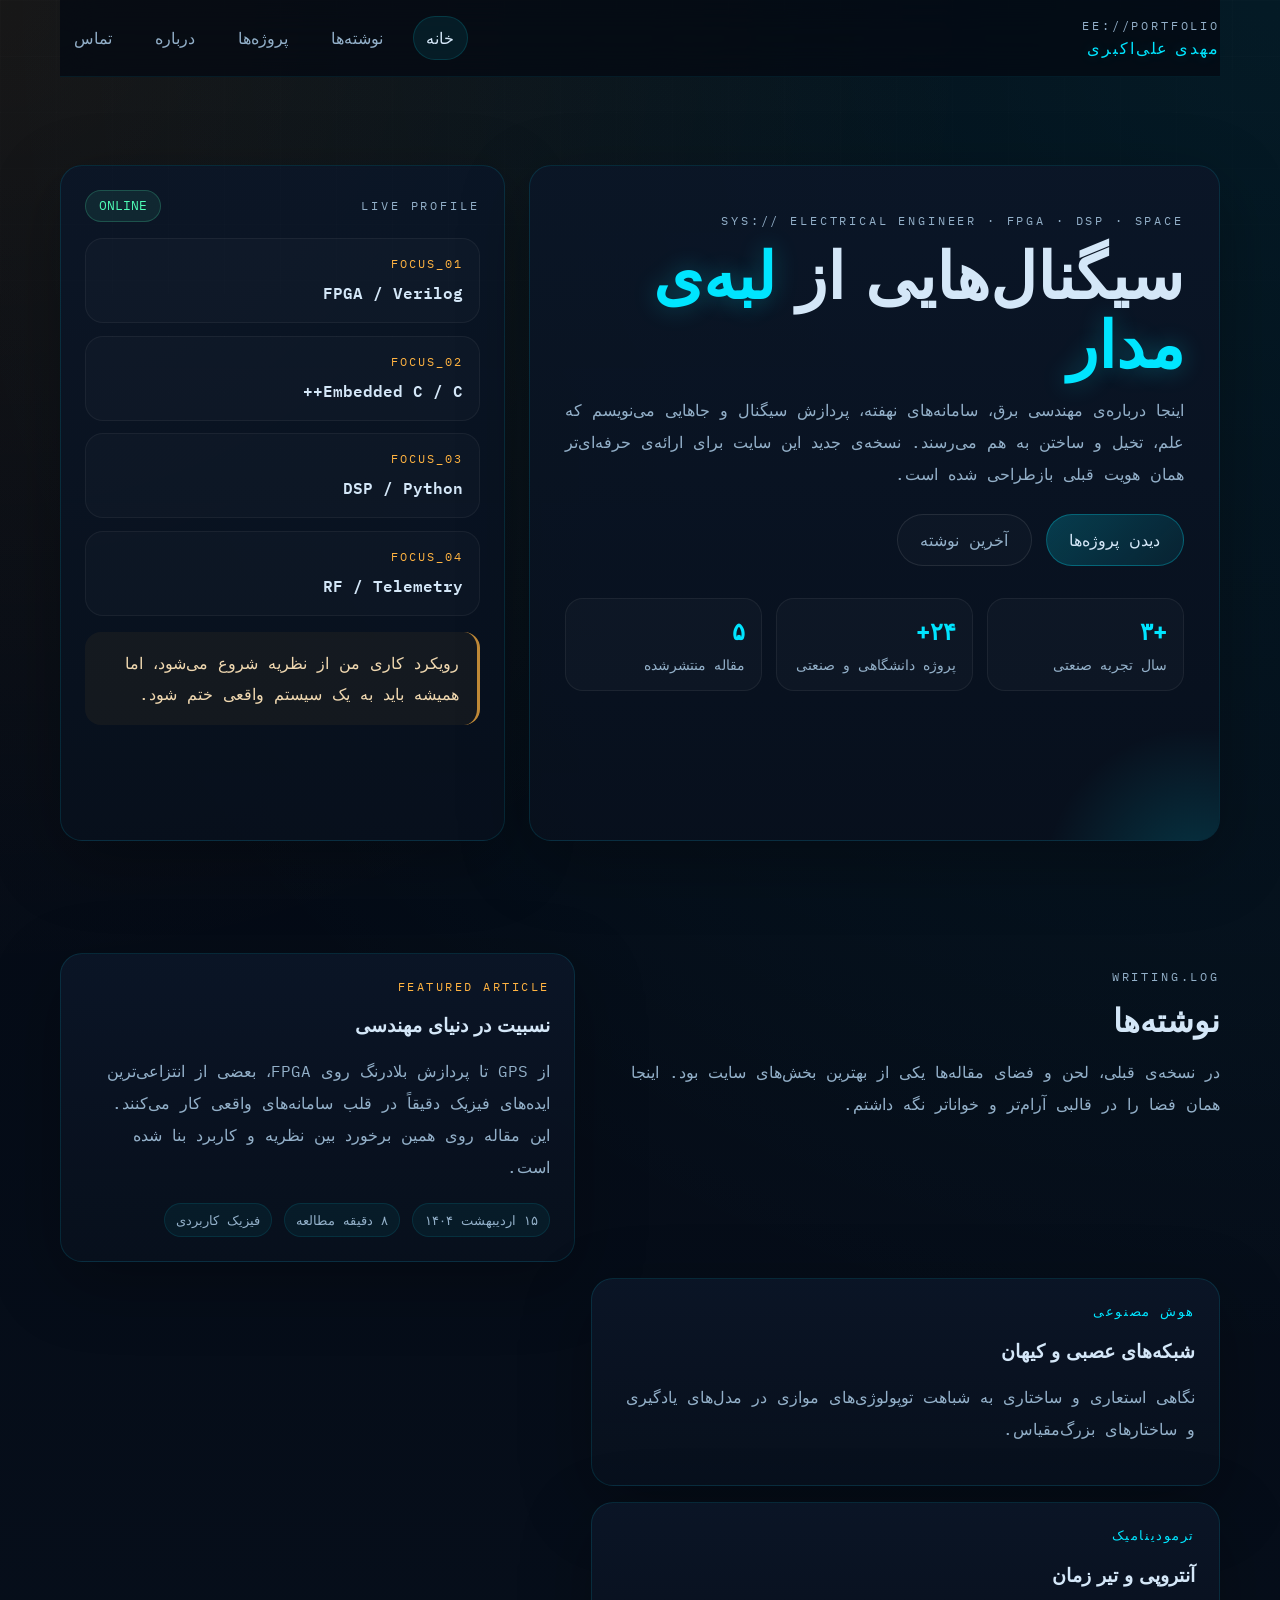
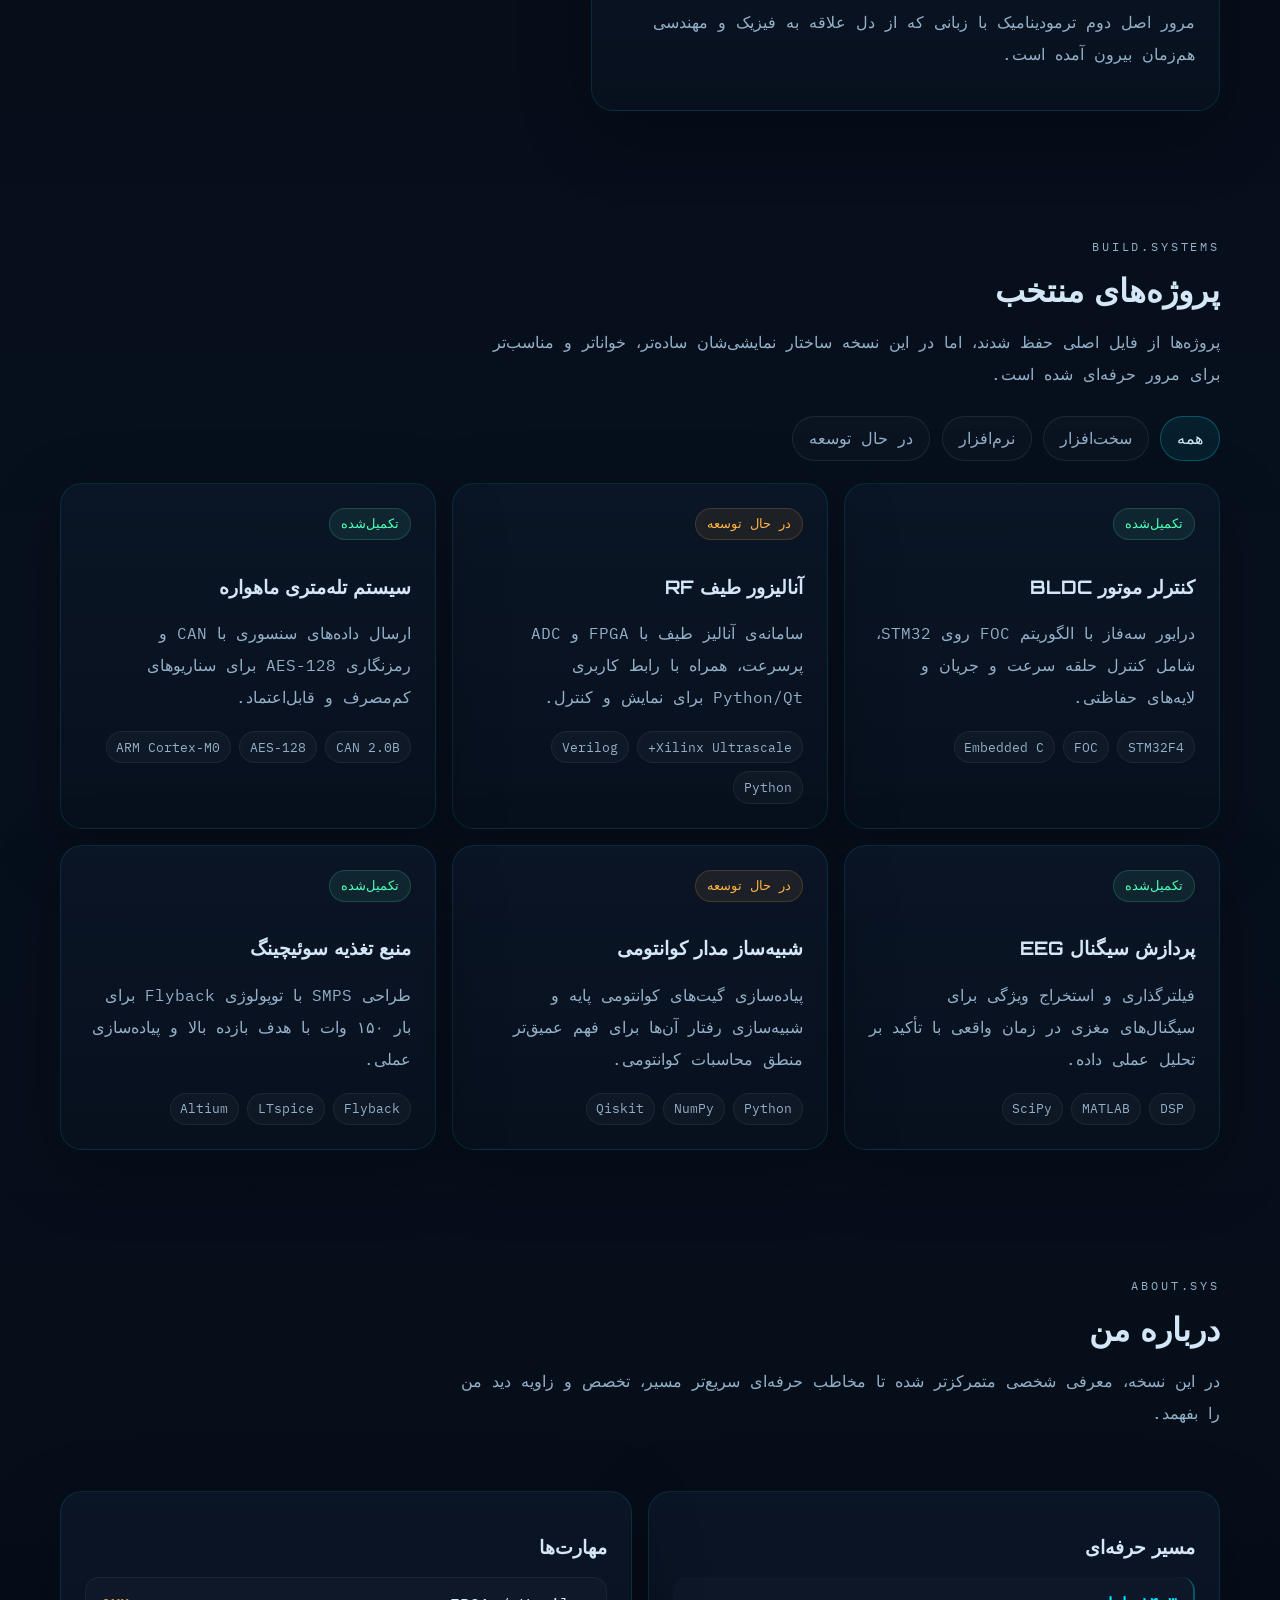
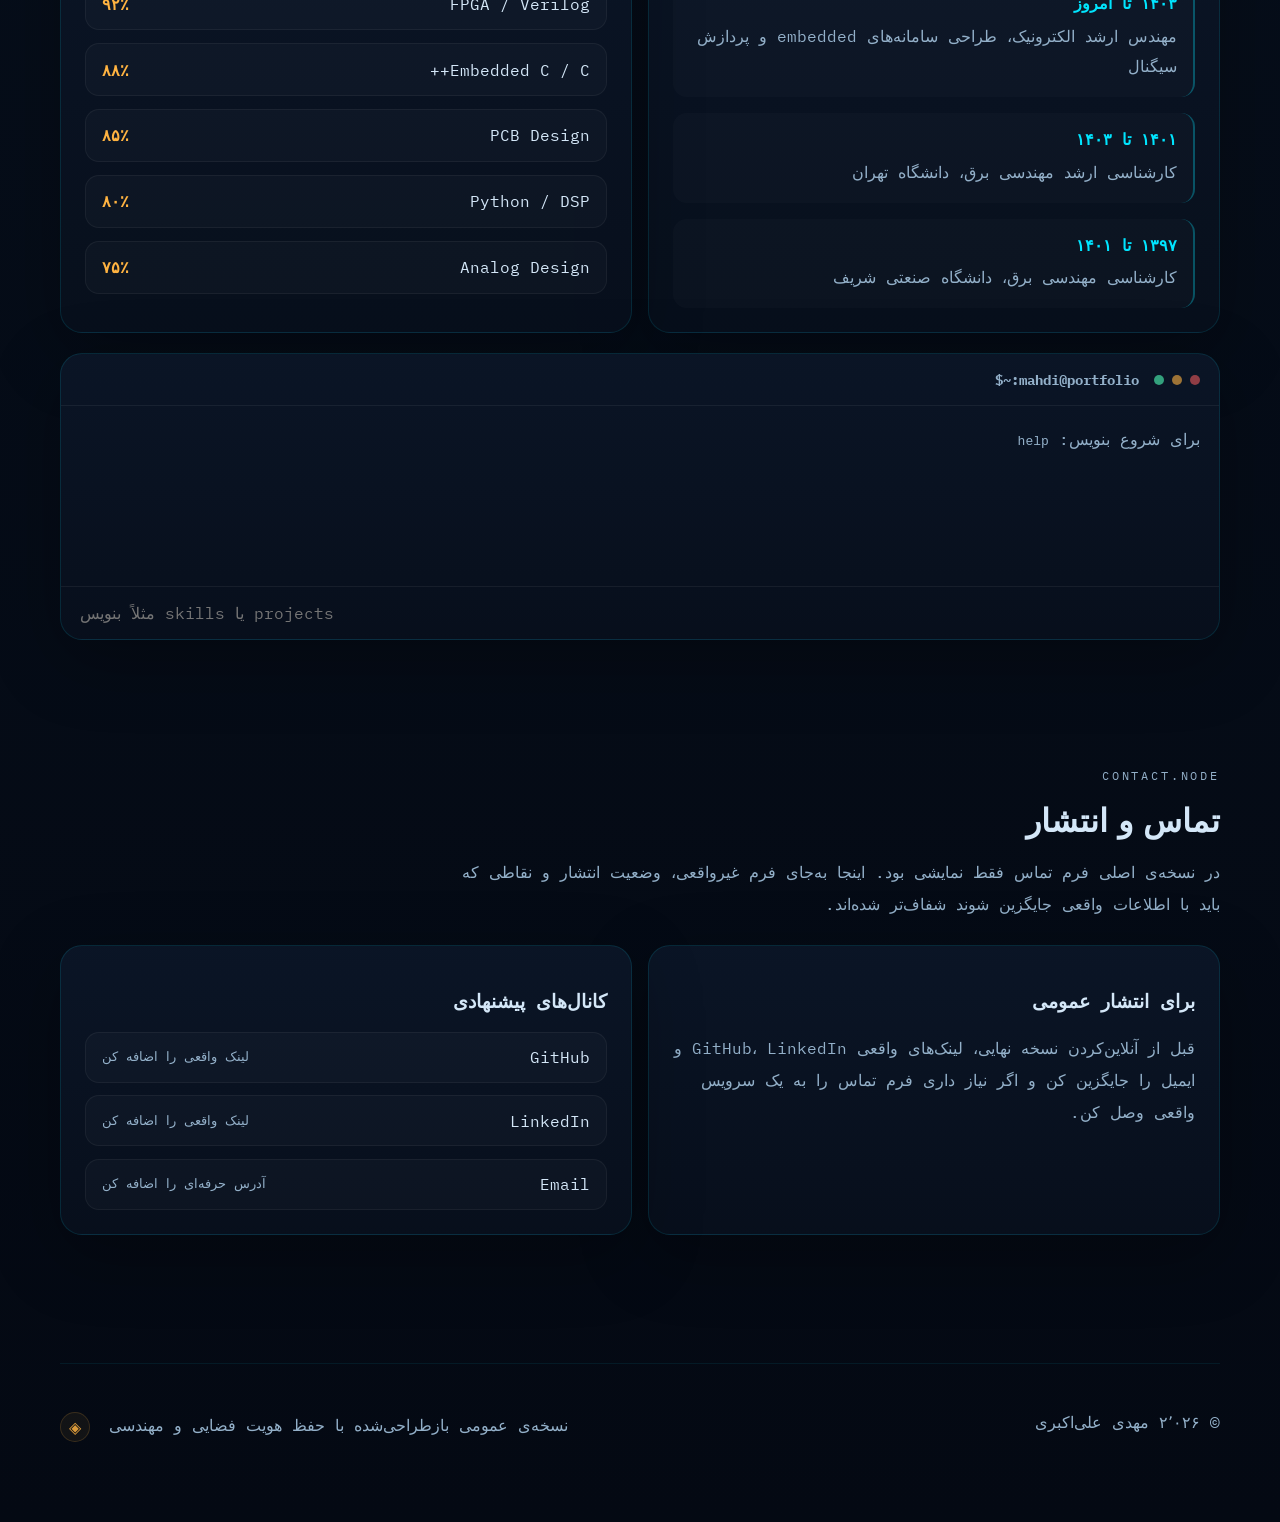
<file: index.html>
<!DOCTYPE html>
<html lang="fa" dir="rtl">
<head>
  <meta charset="UTF-8">
  <meta name="viewport" content="width=device-width, initial-scale=1.0">
  <title>مهدی علی‌اکبری | مهندس برق</title>
  <meta name="description" content="پورتفولیوی شخصی مهدی علی‌اکبری، مهندس برق با تمرکز بر FPGA، سامانه‌های نهفته، پردازش سیگنال و پروژه‌های الهام‌گرفته از فضا و فیزیک.">
  <link rel="preconnect" href="https://fonts.googleapis.com">
  <link rel="preconnect" href="https://fonts.gstatic.com" crossorigin>
  <link href="https://fonts.googleapis.com/css2?family=IBM+Plex+Mono:wght@300;400;500;600&family=Orbitron:wght@500;700;800&display=swap" rel="stylesheet">
  <link rel="stylesheet" href="main.css">
</head>
<body>
  <a class="skip-link" href="#content">پرش به محتوا</a>

  <div class="page-shell">
    <header class="site-header" id="top">
      <div class="brand-block">
        <div class="brand-kicker">EE://PORTFOLIO</div>
        <a class="brand-name" href="#hero">مهدی علی‌اکبری</a>
      </div>

      <button class="nav-toggle" type="button" aria-expanded="false" aria-controls="site-nav" aria-label="باز کردن منو">
        <span></span>
        <span></span>
      </button>

      <nav class="site-nav" id="site-nav" aria-label="ناوبری اصلی">
        <a href="#hero" data-nav>خانه</a>
        <a href="#writing" data-nav>نوشته‌ها</a>
        <a href="#projects" data-nav>پروژه‌ها</a>
        <a href="#about" data-nav>درباره</a>
        <a href="#contact" data-nav>تماس</a>
      </nav>
    </header>

    <main id="content">
      <section class="hero section" id="hero" data-section>
        <div class="hero-copy">
          <p class="eyebrow">SYS:// ELECTRICAL ENGINEER · FPGA · DSP · SPACE</p>
          <h1>
            سیگنال‌هایی از
            <span>لبه‌ی مدار</span>
          </h1>
          <p class="hero-text">
            اینجا درباره‌ی مهندسی برق، سامانه‌های نهفته، پردازش سیگنال و جاهایی می‌نویسم که علم،
            تخیل و ساختن به هم می‌رسند. نسخه‌ی جدید این سایت برای ارائه‌ی حرفه‌ای‌تر همان هویت قبلی
            بازطراحی شده است.
          </p>
          <div class="hero-actions">
            <a class="btn btn-primary" href="#projects">دیدن پروژه‌ها</a>
            <a class="btn btn-secondary" href="#writing">آخرین نوشته</a>
          </div>
          <ul class="hero-stats" aria-label="خلاصه وضعیت حرفه‌ای">
            <li><strong>+۳</strong><span>سال تجربه صنعتی</span></li>
            <li><strong>۲۴+</strong><span>پروژه دانشگاهی و صنعتی</span></li>
            <li><strong>۵</strong><span>مقاله منتشرشده</span></li>
          </ul>
        </div>

        <aside class="hero-panel" aria-label="خلاصه تخصص‌ها">
          <div class="panel-header">
            <span class="panel-tag">LIVE PROFILE</span>
            <span class="status-pill">ONLINE</span>
          </div>
          <div class="signal-box">
            <div class="signal-line"><span>FOCUS_01</span><strong>FPGA / Verilog</strong></div>
            <div class="signal-line"><span>FOCUS_02</span><strong>Embedded C / C++</strong></div>
            <div class="signal-line"><span>FOCUS_03</span><strong>DSP / Python</strong></div>
            <div class="signal-line"><span>FOCUS_04</span><strong>RF / Telemetry</strong></div>
          </div>
          <div class="hero-note">
            <p>رویکرد کاری من از نظریه شروع می‌شود، اما همیشه باید به یک سیستم واقعی ختم شود.</p>
          </div>
        </aside>
      </section>

      <section class="section section-grid" id="writing" data-section>
        <div class="section-heading">
          <p class="section-kicker">WRITING.LOG</p>
          <h2>نوشته‌ها</h2>
          <p>در نسخه‌ی قبلی، لحن و فضای مقاله‌ها یکی از بهترین بخش‌های سایت بود. اینجا همان فضا را در قالبی آرام‌تر و خواناتر نگه داشتم.</p>
        </div>

        <article class="feature-card">
          <div class="card-topline">FEATURED ARTICLE</div>
          <h3>نسبیت در دنیای مهندسی</h3>
          <p>
            از GPS تا پردازش بلادرنگ روی FPGA، بعضی از انتزاعی‌ترین ایده‌های فیزیک دقیقاً در قلب
            سامانه‌های واقعی کار می‌کنند. این مقاله روی همین برخورد بین نظریه و کاربرد بنا شده است.
          </p>
          <div class="meta-row">
            <span>۱۵ اردیبهشت ۱۴۰۴</span>
            <span>۸ دقیقه مطالعه</span>
            <span>فیزیک کاربردی</span>
          </div>
        </article>

        <div class="mini-cards">
          <article class="mini-card">
            <div class="mini-tag">هوش مصنوعی</div>
            <h3>شبکه‌های عصبی و کیهان</h3>
            <p>نگاهی استعاری و ساختاری به شباهت توپولوژی‌های موازی در مدل‌های یادگیری و ساختارهای بزرگ‌مقیاس.</p>
          </article>
          <article class="mini-card">
            <div class="mini-tag">ترمودینامیک</div>
            <h3>آنتروپی و تیر زمان</h3>
            <p>مرور اصل دوم ترمودینامیک با زبانی که از دل علاقه به فیزیک و مهندسی هم‌زمان بیرون آمده است.</p>
          </article>
        </div>
      </section>

      <section class="section" id="projects" data-section>
        <div class="section-heading">
          <p class="section-kicker">BUILD.SYSTEMS</p>
          <h2>پروژه‌های منتخب</h2>
          <p>پروژه‌ها از فایل اصلی حفظ شدند، اما در این نسخه ساختار نمایشی‌شان ساده‌تر، خواناتر و مناسب‌تر برای مرور حرفه‌ای شده است.</p>
        </div>

        <div class="filter-row" role="toolbar" aria-label="فیلتر پروژه‌ها">
          <button class="filter-btn active" type="button" data-filter="all">همه</button>
          <button class="filter-btn" type="button" data-filter="hw">سخت‌افزار</button>
          <button class="filter-btn" type="button" data-filter="sw">نرم‌افزار</button>
          <button class="filter-btn" type="button" data-filter="wip">در حال توسعه</button>
        </div>

        <div class="project-grid">
          <article class="project-card" data-category="hw done">
            <div class="project-status done">تکمیل‌شده</div>
            <h3>کنترلر موتور BLDC</h3>
            <p>درایور سه‌فاز با الگوریتم FOC روی STM32، شامل کنترل حلقه سرعت و جریان و لایه‌های حفاظتی.</p>
            <ul class="tag-row">
              <li>STM32F4</li>
              <li>FOC</li>
              <li>Embedded C</li>
            </ul>
          </article>

          <article class="project-card" data-category="hw sw wip">
            <div class="project-status wip">در حال توسعه</div>
            <h3>آنالیزور طیف RF</h3>
            <p>سامانه‌ی آنالیز طیف با FPGA و ADC پرسرعت، همراه با رابط کاربری Python/Qt برای نمایش و کنترل.</p>
            <ul class="tag-row">
              <li>Xilinx Ultrascale+</li>
              <li>Verilog</li>
              <li>Python</li>
            </ul>
          </article>

          <article class="project-card" data-category="hw done">
            <div class="project-status done">تکمیل‌شده</div>
            <h3>سیستم تله‌متری ماهواره</h3>
            <p>ارسال داده‌های سنسوری با CAN و رمزنگاری AES-128 برای سناریوهای کم‌مصرف و قابل‌اعتماد.</p>
            <ul class="tag-row">
              <li>CAN 2.0B</li>
              <li>AES-128</li>
              <li>ARM Cortex-M0</li>
            </ul>
          </article>

          <article class="project-card" data-category="sw done">
            <div class="project-status done">تکمیل‌شده</div>
            <h3>پردازش سیگنال EEG</h3>
            <p>فیلترگذاری و استخراج ویژگی برای سیگنال‌های مغزی در زمان واقعی با تأکید بر تحلیل عملی داده.</p>
            <ul class="tag-row">
              <li>DSP</li>
              <li>MATLAB</li>
              <li>SciPy</li>
            </ul>
          </article>

          <article class="project-card" data-category="sw wip">
            <div class="project-status wip">در حال توسعه</div>
            <h3>شبیه‌ساز مدار کوانتومی</h3>
            <p>پیاده‌سازی گیت‌های کوانتومی پایه و شبیه‌سازی رفتار آن‌ها برای فهم عمیق‌تر منطق محاسبات کوانتومی.</p>
            <ul class="tag-row">
              <li>Python</li>
              <li>NumPy</li>
              <li>Qiskit</li>
            </ul>
          </article>

          <article class="project-card" data-category="hw done">
            <div class="project-status done">تکمیل‌شده</div>
            <h3>منبع تغذیه سوئیچینگ</h3>
            <p>طراحی SMPS با توپولوژی Flyback برای بار ۱۵۰ وات با هدف بازده بالا و پیاده‌سازی عملی.</p>
            <ul class="tag-row">
              <li>Flyback</li>
              <li>LTspice</li>
              <li>Altium</li>
            </ul>
          </article>
        </div>
      </section>

      <section class="section about-layout" id="about" data-section>
        <div class="section-heading">
          <p class="section-kicker">ABOUT.SYS</p>
          <h2>درباره من</h2>
          <p>در این نسخه، معرفی شخصی متمرکزتر شده تا مخاطب حرفه‌ای سریع‌تر مسیر، تخصص و زاویه دید من را بفهمد.</p>
        </div>

        <div class="about-columns">
          <div class="about-card">
            <h3>مسیر حرفه‌ای</h3>
            <ul class="timeline-list">
              <li>
                <strong>۱۴۰۳ تا امروز</strong>
                <span>مهندس ارشد الکترونیک، طراحی سامانه‌های embedded و پردازش سیگنال</span>
              </li>
              <li>
                <strong>۱۴۰۱ تا ۱۴۰۳</strong>
                <span>کارشناسی ارشد مهندسی برق، دانشگاه تهران</span>
              </li>
              <li>
                <strong>۱۳۹۷ تا ۱۴۰۱</strong>
                <span>کارشناسی مهندسی برق، دانشگاه صنعتی شریف</span>
              </li>
            </ul>
          </div>

          <div class="about-card">
            <h3>مهارت‌ها</h3>
            <div class="skill-list">
              <div class="skill-item"><span>FPGA / Verilog</span><strong>۹۲٪</strong></div>
              <div class="skill-item"><span>Embedded C / C++</span><strong>۸۸٪</strong></div>
              <div class="skill-item"><span>PCB Design</span><strong>۸۵٪</strong></div>
              <div class="skill-item"><span>Python / DSP</span><strong>۸۰٪</strong></div>
              <div class="skill-item"><span>Analog Design</span><strong>۷۵٪</strong></div>
            </div>
          </div>
        </div>

        <div class="terminal-card" aria-labelledby="terminal-title">
          <div class="terminal-bar">
            <span class="dot"></span>
            <span class="dot"></span>
            <span class="dot"></span>
            <h3 id="terminal-title">mahdi@portfolio:~$</h3>
          </div>
          <div class="terminal-output" id="terminal-output">
            <p>برای شروع بنویس: <code>help</code></p>
          </div>
          <label class="sr-only" for="terminal-input">ورودی ترمینال</label>
          <input id="terminal-input" class="terminal-input" type="text" placeholder="مثلاً بنویس skills یا projects" spellcheck="false" dir="ltr">
        </div>
      </section>

      <section class="section" id="contact" data-section>
        <div class="section-heading">
          <p class="section-kicker">CONTACT.NODE</p>
          <h2>تماس و انتشار</h2>
          <p>در نسخه‌ی اصلی فرم تماس فقط نمایشی بود. اینجا به‌جای فرم غیرواقعی، وضعیت انتشار و نقاطی که باید با اطلاعات واقعی جایگزین شوند شفاف‌تر شده‌اند.</p>
        </div>

        <div class="contact-grid">
          <div class="contact-card">
            <h3>برای انتشار عمومی</h3>
            <p>قبل از آنلاین‌کردن نسخه نهایی، لینک‌های واقعی GitHub، LinkedIn و ایمیل را جایگزین کن و اگر نیاز داری فرم تماس را به یک سرویس واقعی وصل کن.</p>
          </div>
          <div class="contact-card">
            <h3>کانال‌های پیشنهادی</h3>
            <ul class="channel-list">
              <li><span>GitHub</span><small>لینک واقعی را اضافه کن</small></li>
              <li><span>LinkedIn</span><small>لینک واقعی را اضافه کن</small></li>
              <li><span>Email</span><small>آدرس حرفه‌ای را اضافه کن</small></li>
            </ul>
          </div>
        </div>
      </section>

      <section class="section secret-dock" id="secret-dock" aria-label="بخش مخفی">
        <div class="secret-shell" id="secret-shell" hidden>
          <div class="secret-shell-kicker">HIDDEN.ACCESS</div>
          <h2>در مخفی پیدا شد</h2>
          <div class="secret-shell-actions">
            <a class="btn btn-primary" href="./secret.html">ورود</a>
            <button class="btn btn-secondary" id="close-secret-shell" type="button">بستن</button>
          </div>
        </div>
      </section>
    </main>

    <footer class="site-footer">
      <p>© <span id="year"></span> مهدی علی‌اکبری</p>
      <p>
        نسخه‌ی عمومی بازطراحی‌شده با حفظ هویت فضایی و مهندسی
        <button class="secret-trigger" id="secret-trigger" type="button" aria-controls="secret-shell" aria-expanded="false" aria-label="باز کردن بخش مخفی">◈</button>
      </p>
    </footer>
  </div>

  <script src="main.js"></script>
</body>
</html>
</file>
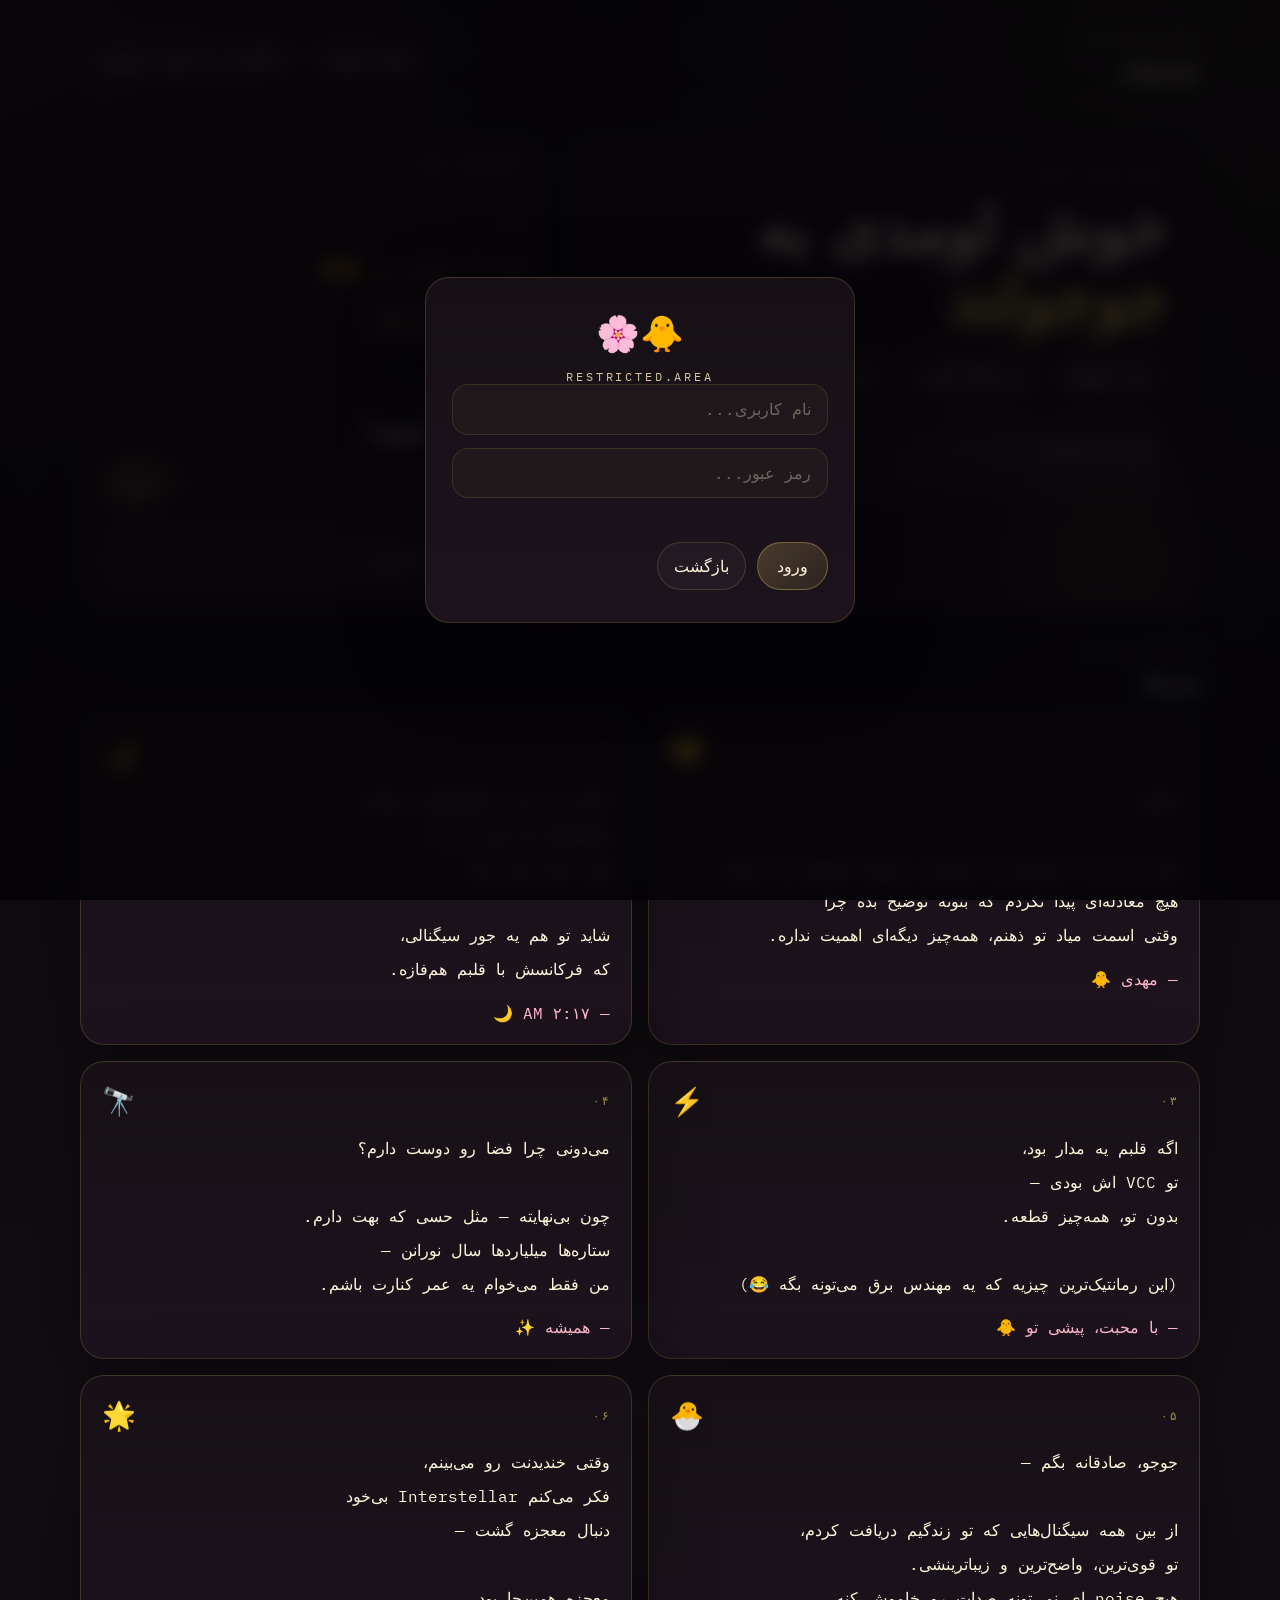
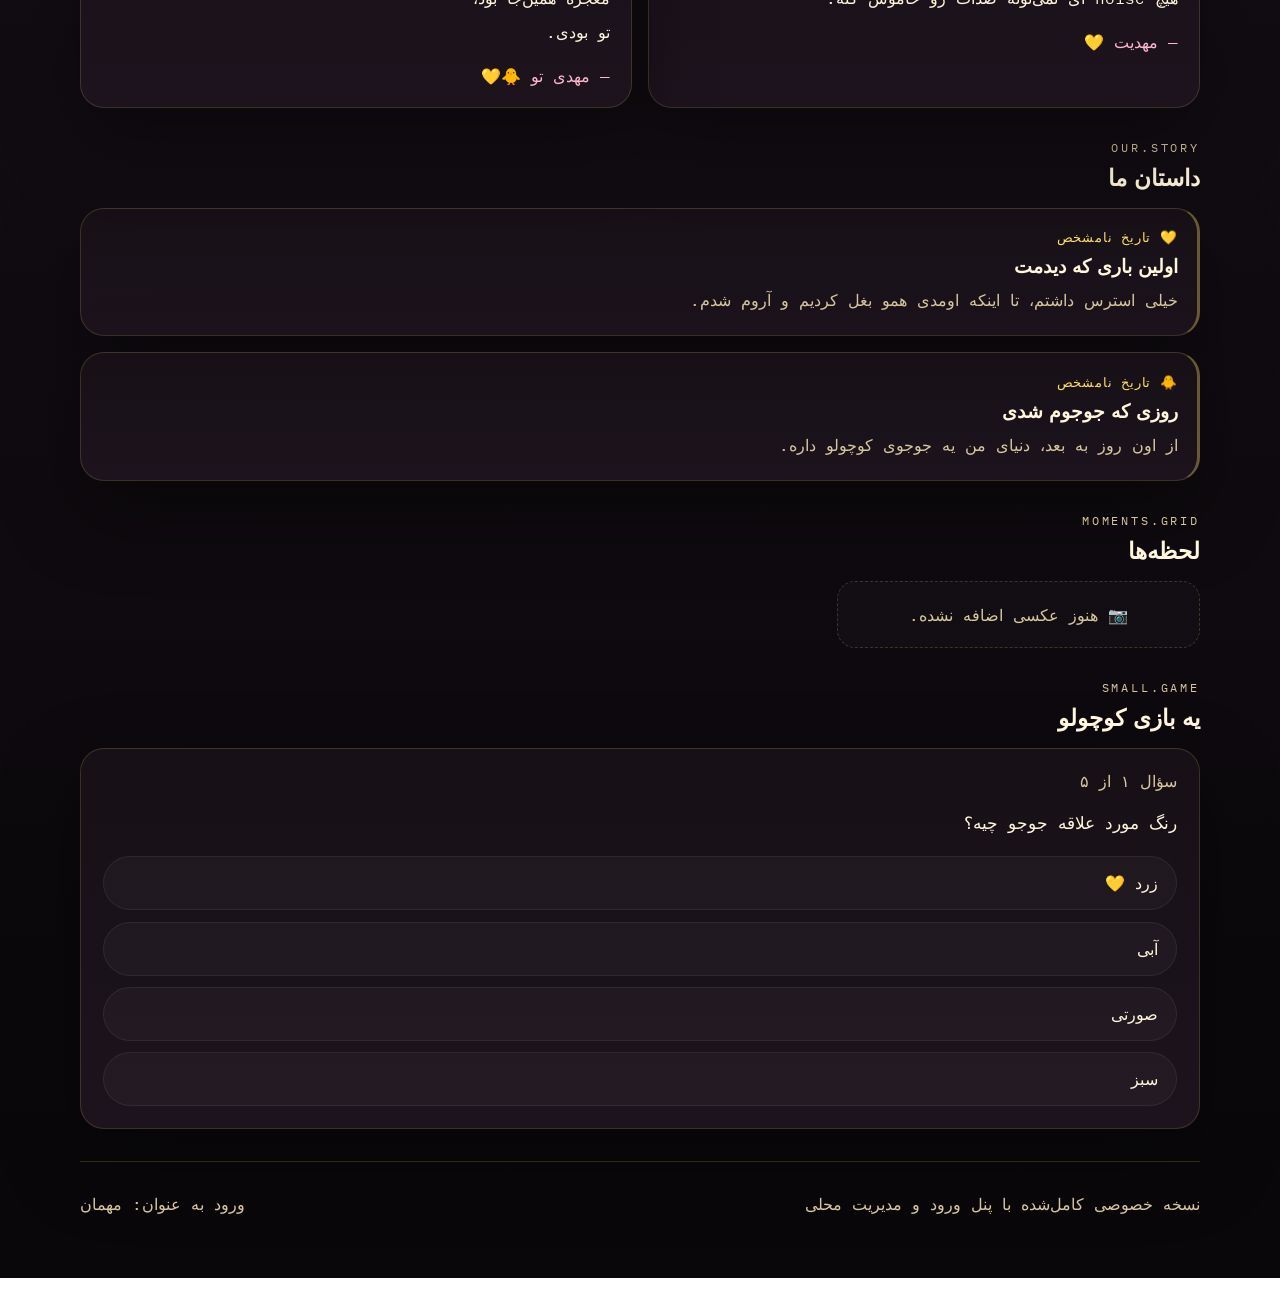
<file: secret.html>
<!DOCTYPE html>
<html lang="fa" dir="rtl">
<head>
  <meta charset="UTF-8">
  <meta name="viewport" content="width=device-width, initial-scale=1.0">
  <title>جوجولند | صفحه خصوصی کامل</title>
  <meta name="description" content="نسخه خصوصی کامل جوجولند با پنل ورود، حالت مهمان و ادمین، مدیریت متن‌ها، گالری، تایم‌لاین و شمارنده.">
  <link rel="preconnect" href="https://fonts.googleapis.com">
  <link rel="preconnect" href="https://fonts.gstatic.com" crossorigin>
  <link href="https://fonts.googleapis.com/css2?family=IBM+Plex+Mono:wght@300;400;500;600&family=Orbitron:wght@500;700;800&display=swap" rel="stylesheet">
  <style>
    :root{
      --bg:#09070a;
      --bg-2:#130d14;
      --panel:#171117;
      --panel-2:#231923;
      --text:#fff6dc;
      --muted:#d8c79e;
      --gold:#ffe066;
      --gold-soft:rgba(255,224,102,.12);
      --pink:#ffb7cb;
      --line:rgba(255,224,102,.16);
      --line-strong:rgba(255,224,102,.3);
      --green:#7affc1;
      --danger:#ff879c;
      --shadow:0 30px 80px rgba(0,0,0,.38);
      --radius:24px;
    }

    *{box-sizing:border-box}
    html{scroll-behavior:smooth}
    body{
      margin:0;
      min-height:100vh;
      font-family:'IBM Plex Mono', monospace;
      color:var(--text);
      background:
        radial-gradient(circle at top right, rgba(255,224,102,.12), transparent 24%),
        radial-gradient(circle at top left, rgba(255,183,203,.12), transparent 20%),
        linear-gradient(180deg, var(--bg) 0%, var(--bg-2) 50%, var(--bg) 100%);
      overflow-x:hidden;
    }

    body::before{
      content:"";
      position:fixed;
      inset:0;
      pointer-events:none;
      background-image:
        linear-gradient(rgba(255,255,255,.02) 1px, transparent 1px),
        linear-gradient(90deg, rgba(255,255,255,.02) 1px, transparent 1px);
      background-size:54px 54px;
      mask-image:linear-gradient(to bottom, rgba(255,255,255,.8), transparent 75%);
      z-index:0;
    }

    a{color:inherit;text-decoration:none}
    button,input,textarea,select{font:inherit}

    .floaters{
      position:fixed;
      inset:0;
      overflow:hidden;
      pointer-events:none;
      z-index:0;
    }

    .floater{
      position:absolute;
      bottom:-10vh;
      opacity:.18;
      filter:drop-shadow(0 0 10px rgba(255,224,102,.2));
      animation:rise linear infinite;
    }

    @keyframes rise{
      from{transform:translateY(0) translateX(0)}
      to{transform:translateY(-120vh) translateX(24px)}
    }

    .page{
      position:relative;
      z-index:1;
      width:min(1120px, calc(100% - 2rem));
      margin-inline:auto;
      padding:1rem 0 4rem;
    }

    .topbar{
      display:flex;
      align-items:center;
      justify-content:space-between;
      gap:1rem;
      padding:1rem 0 1.25rem;
      border-bottom:1px solid var(--line);
    }

    .kicker{
      color:var(--muted);
      letter-spacing:.24em;
      text-transform:uppercase;
      font-size:.74rem;
    }

    .home-link,
    .ghost-btn,
    .primary-btn,
    .soft-btn,
    .option-btn{
      display:inline-flex;
      align-items:center;
      justify-content:center;
      border-radius:999px;
      cursor:pointer;
      transition:transform .18s ease, background-color .18s ease, opacity .18s ease;
    }

    .home-link:hover,
    .ghost-btn:hover,
    .primary-btn:hover,
    .soft-btn:hover,
    .option-btn:hover{
      transform:translateY(-1px);
    }

    .home-link,
    .ghost-btn,
    .soft-btn{
      border:1px solid var(--line);
      background:rgba(255,255,255,.03);
      color:var(--text);
    }

    .home-link{padding:.8rem 1.1rem}
    .ghost-btn,.soft-btn{padding:.78rem 1rem}

    .primary-btn{
      border:1px solid var(--line-strong);
      background:linear-gradient(135deg, rgba(255,224,102,.2), rgba(255,224,102,.08));
      color:var(--text);
      padding:.82rem 1.2rem;
    }

    .soft-btn{
      background:rgba(255,183,203,.08);
      border-color:rgba(255,183,203,.16);
    }

    .option-btn{
      width:100%;
      justify-content:flex-start;
      text-align:right;
      padding:1rem 1.1rem;
      border:1px solid rgba(255,255,255,.07);
      background:rgba(255,255,255,.03);
      color:var(--text);
    }

    .hero{
      display:grid;
      grid-template-columns:1.15fr .85fr;
      gap:1rem;
      padding-top:1.8rem;
      align-items:stretch;
    }

    .card,
    .counter-card,
    .section-card,
    .letter-card,
    .timeline-item,
    .gallery-item,
    .quiz-card,
    .modal-panel{
      background:linear-gradient(180deg, rgba(23,17,23,.97), rgba(30,20,31,.95));
      border:1px solid var(--line);
      border-radius:var(--radius);
      box-shadow:var(--shadow);
    }

    .hero-main{
      position:relative;
      overflow:hidden;
      padding:2rem;
    }

    .hero-main::after{
      content:"";
      position:absolute;
      width:280px;
      height:280px;
      border-radius:50%;
      inset:auto -8% -18% auto;
      background:radial-gradient(circle, rgba(255,224,102,.15), transparent 68%);
      pointer-events:none;
    }

    h1,h2,h3{
      margin:0;
      font-family:'Orbitron', monospace;
    }

    .hero-main h1{
      margin-top:.7rem;
      font-size:clamp(2.1rem, 5vw, 4.2rem);
      line-height:1.08;
    }

    .hero-main h1 span{
      color:var(--gold);
      text-shadow:0 0 22px rgba(255,224,102,.24);
    }

    .hero-main p{
      color:var(--muted);
      line-height:2;
      max-width:60ch;
      margin:1rem 0 0;
    }

    .pill-row{
      display:flex;
      gap:.8rem;
      flex-wrap:wrap;
      margin-top:1.25rem;
    }

    .response-box{
      margin-top:1rem;
      min-height:82px;
      border-radius:18px;
      border:1px solid rgba(255,183,203,.16);
      background:rgba(255,183,203,.08);
      color:#ffeaf1;
      padding:1rem 1.1rem;
      line-height:2;
    }

    .hero-side{
      display:grid;
      gap:1rem;
    }

    .counter-card,
    .section-card{
      padding:1.3rem;
    }

    .counter-number{
      font-family:'Orbitron', monospace;
      font-size:3.1rem;
      color:var(--gold);
      margin:.7rem 0;
      text-shadow:0 0 18px rgba(255,224,102,.2);
    }

    .counter-detail{
      display:flex;
      gap:.5rem;
      flex-wrap:wrap;
      margin-top:1rem;
    }

    .chip{
      padding:.45rem .7rem;
      border-radius:999px;
      background:rgba(255,224,102,.08);
      border:1px solid rgba(255,224,102,.12);
      color:#f5dfb0;
      font-size:.84rem;
    }

    .jojo-row{
      display:flex;
      gap:.6rem;
      margin-top:.9rem;
    }

    .jojo-row input,
    .form-control,
    .form-control textarea,
    .form-control input,
    .form-control select,
    .inline-field,
    .auth-input{
      width:100%;
      border:1px solid rgba(255,224,102,.12);
      background:rgba(255,224,102,.03);
      color:var(--text);
      outline:none;
      border-radius:16px;
      padding:.9rem 1rem;
    }

    .jojo-row input::placeholder,
    .auth-input::placeholder,
    textarea::placeholder{color:rgba(255,246,220,.35)}

    .section{
      padding-top:2rem;
    }

    .section-head{
      margin-bottom:1rem;
    }

    .section-head h2{
      margin-top:.5rem;
      font-size:1.45rem;
    }

    .section-head p{
      color:var(--muted);
      line-height:1.95;
      margin:.7rem 0 0;
    }

    .admin-bar{
      display:none;
      align-items:center;
      justify-content:space-between;
      gap:1rem;
      flex-wrap:wrap;
      padding:1rem 1.2rem;
      margin-top:1.2rem;
      border-radius:20px;
      border:1px solid rgba(255,224,102,.18);
      background:rgba(255,224,102,.05);
    }

    .admin-bar.show{display:flex}
    .admin-actions{display:flex;gap:.6rem;flex-wrap:wrap}
    .admin-label{color:#ffe9a7}

    .letters{
      display:grid;
      grid-template-columns:repeat(2, minmax(0, 1fr));
      gap:1rem;
    }

    .letter-card{
      padding:1.3rem;
      position:relative;
      overflow:hidden;
    }

    .letter-head{
      display:flex;
      align-items:center;
      justify-content:space-between;
      gap:1rem;
      margin-bottom:.9rem;
    }

    .letter-num{
      color:rgba(255,224,102,.6);
      font-size:.78rem;
      letter-spacing:.2em;
    }

    .letter-emoji{
      font-size:1.7rem;
    }

    .letter-text{
      white-space:pre-line;
      line-height:2.12;
      color:var(--text);
      margin-bottom:1rem;
    }

    .letter-sign{
      color:var(--pink);
    }

    .letter-actions{
      display:flex;
      gap:.55rem;
      margin-top:.9rem;
    }

    .mini-btn{
      border:none;
      border-radius:12px;
      padding:.55rem .75rem;
      cursor:pointer;
      background:rgba(255,255,255,.04);
      border:1px solid rgba(255,255,255,.07);
      color:var(--text);
    }

    .mini-btn.danger{
      color:#ffd0d7;
      border-color:rgba(255,135,156,.2);
      background:rgba(255,135,156,.07);
    }

    .timeline{
      display:grid;
      gap:1rem;
    }

    .timeline-item{
      padding:1.2rem;
      border-right:3px solid rgba(255,224,102,.35);
    }

    .timeline-date{
      color:var(--gold);
      margin-bottom:.5rem;
      font-size:.84rem;
      letter-spacing:.06em;
    }

    .timeline-title{
      margin-bottom:.45rem;
    }

    .timeline-desc{
      color:var(--muted);
      line-height:1.95;
    }

    .timeline-actions{
      margin-top:.85rem;
      display:flex;
      gap:.55rem;
    }

    .gallery{
      display:grid;
      grid-template-columns:repeat(3, minmax(0, 1fr));
      gap:1rem;
    }

    .gallery.cols-1{grid-template-columns:1fr}
    .gallery.cols-2{grid-template-columns:repeat(2, minmax(0, 1fr))}
    .gallery.cols-3{grid-template-columns:repeat(3, minmax(0, 1fr))}
    .gallery.cols-4{grid-template-columns:repeat(4, minmax(0, 1fr))}

    .gallery-item{
      aspect-ratio:1 / 1;
      overflow:hidden;
      position:relative;
      display:flex;
      align-items:center;
      justify-content:center;
      background:
        radial-gradient(circle at center, rgba(255,224,102,.12), transparent 55%),
        linear-gradient(135deg, rgba(255,255,255,.04), rgba(255,255,255,.01));
    }

    .gallery-item img{
      width:100%;
      height:100%;
      object-fit:cover;
      display:block;
    }

    .gallery-item .placeholder{
      font-size:2.1rem;
      opacity:.9;
    }

    .gallery-caption{
      position:absolute;
      right:.6rem;
      left:.6rem;
      bottom:.6rem;
      padding:.55rem .7rem;
      border-radius:12px;
      background:rgba(9,7,10,.64);
      color:#f5e9c5;
      font-size:.78rem;
      text-align:center;
      backdrop-filter:blur(10px);
    }

    .quiz-card{
      padding:1.4rem;
    }

    .quiz-progress{
      color:var(--muted);
      margin-bottom:1rem;
    }

    .quiz-question{
      line-height:1.95;
      margin-bottom:1rem;
      font-size:1.06rem;
    }

    .quiz-options{
      display:grid;
      gap:.7rem;
    }

    .option-btn.correct{
      background:rgba(122,255,193,.12);
      border:1px solid rgba(122,255,193,.25);
    }

    .option-btn.wrong{
      background:rgba(255,135,156,.11);
      border:1px solid rgba(255,135,156,.22);
    }

    .empty-state{
      padding:1.4rem;
      border-radius:18px;
      border:1px dashed rgba(255,224,102,.18);
      color:var(--muted);
      text-align:center;
      background:rgba(255,255,255,.02);
    }

    .overlay{
      position:fixed;
      inset:0;
      display:none;
      align-items:center;
      justify-content:center;
      background:rgba(4,3,6,.84);
      backdrop-filter:blur(10px);
      z-index:100;
      padding:1rem;
    }

    .overlay.show{display:flex}

    .modal-panel{
      width:min(760px, 100%);
      max-height:86vh;
      overflow:auto;
      padding:1.3rem;
    }

    .auth-panel{
      width:min(430px, 100%);
      text-align:center;
      padding:2rem 1.6rem;
    }

    .auth-chick{
      font-size:2.2rem;
      margin-bottom:.8rem;
    }

    .auth-panel h2{
      margin-bottom:.45rem;
    }

    .auth-sub{
      color:var(--muted);
      line-height:1.9;
      margin-bottom:1.2rem;
    }

    .auth-fields{
      display:grid;
      gap:.8rem;
    }

    .auth-error{
      color:#ffc0cb;
      min-height:1.4rem;
      margin-top:.6rem;
      font-size:.9rem;
    }

    .auth-actions{
      display:flex;
      gap:.7rem;
      margin-top:.7rem;
    }

    .modal-head{
      display:flex;
      align-items:center;
      justify-content:space-between;
      gap:1rem;
      margin-bottom:1rem;
    }

    .modal-head p{
      margin:.35rem 0 0;
      color:var(--muted);
      line-height:1.85;
      font-size:.92rem;
    }

    .modal-grid{
      display:grid;
      gap:1rem;
    }

    .stack{
      display:grid;
      gap:.8rem;
    }

    .form-control label{
      display:block;
      margin-bottom:.45rem;
      color:#f5e2a6;
    }

    textarea{
      resize:vertical;
      min-height:120px;
    }

    .split{
      display:grid;
      grid-template-columns:1fr 1fr;
      gap:.8rem;
    }

    .item-list{
      display:grid;
      gap:.7rem;
      margin-top:.4rem;
    }

    .item-row{
      display:flex;
      align-items:center;
      justify-content:space-between;
      gap:.8rem;
      padding:.85rem .95rem;
      border-radius:16px;
      background:rgba(255,255,255,.03);
      border:1px solid rgba(255,255,255,.05);
    }

    .item-row-main{
      min-width:0;
    }

    .item-row-title{
      color:var(--text);
      white-space:nowrap;
      overflow:hidden;
      text-overflow:ellipsis;
      margin-bottom:.25rem;
    }

    .item-row-sub{
      color:var(--muted);
      font-size:.84rem;
      white-space:nowrap;
      overflow:hidden;
      text-overflow:ellipsis;
    }

    .item-row-actions{
      display:flex;
      gap:.45rem;
      flex-shrink:0;
    }

    .gallery-manager{
      display:grid;
      gap:1rem;
    }

    .upload-zone{
      border:1px dashed rgba(255,224,102,.22);
      background:rgba(255,224,102,.03);
      border-radius:20px;
      padding:1.3rem;
      text-align:center;
      color:var(--muted);
    }

    .upload-zone.dragover{
      background:rgba(255,224,102,.08);
      border-color:rgba(255,224,102,.34);
    }

    .gallery-admin-grid{
      display:grid;
      grid-template-columns:repeat(2, minmax(0, 1fr));
      gap:.8rem;
    }

    .gallery-admin-item{
      border-radius:18px;
      overflow:hidden;
      background:rgba(255,255,255,.03);
      border:1px solid rgba(255,255,255,.05);
    }

    .gallery-admin-item img{
      width:100%;
      aspect-ratio:4 / 3;
      object-fit:cover;
      display:block;
    }

    .gallery-admin-body{
      padding:.8rem;
      display:grid;
      gap:.55rem;
    }

    .modal-actions{
      display:flex;
      gap:.7rem;
      justify-content:flex-end;
      flex-wrap:wrap;
      margin-top:1rem;
    }

    .footer{
      display:flex;
      justify-content:space-between;
      gap:1rem;
      flex-wrap:wrap;
      padding-top:2rem;
      margin-top:2rem;
      border-top:1px solid var(--line);
      color:var(--muted);
    }

    .hidden{
      display:none !important;
    }

    @media (max-width: 900px){
      .hero,
      .letters,
      .gallery,
      .split,
      .gallery-admin-grid{
        grid-template-columns:1fr;
      }
    }

    @media (prefers-reduced-motion: reduce){
      html{scroll-behavior:auto}
      *,*::before,*::after{animation:none!important;transition:none!important}
    }
  </style>
</head>
<body>
  <div class="floaters" id="floaters" aria-hidden="true"></div>

  <div class="page">
    <header class="topbar">
      <div>
        <div class="kicker">PRIVATE.PAGE</div>
        <h2 style="margin-top:.45rem">جوجولند</h2>
      </div>
      <div style="display:flex;gap:.6rem;flex-wrap:wrap">
        <button class="soft-btn" type="button" id="login-again-btn">ورود دوباره</button>
        <a class="home-link" href="./index.html">بازگشت به نسخه عمومی</a>
      </div>
    </header>

    <section class="hero">
      <div class="card hero-main">
        <div class="kicker">ONLY FOR JOJO</div>
        <h1>خوش اومدی به <span>جوجولند</span></h1>
        <div class="pill-row">
          <button class="soft-btn" type="button" data-answer="آره خودتی! جوجوی گلم! 🐥💛">منم جوجوم</button>
          <button class="soft-btn" type="button" data-answer="تو قوی‌ترین سیگنالی هستی که به قلبم رسیده ✨">یه جمله خاص</button>
          <button class="soft-btn" type="button" data-answer="این بخش همون حال‌وهوای قبلی رو نگه داشته، فقط مرتب‌تر شده 🌙">حس این صفحه</button>
        </div>
        <div class="response-box" id="response-box">یکی از دکمه‌ها را بزن :)</div>
      </div>

      <aside class="hero-side">
        <div class="counter-card">
          <div class="kicker">DAY.COUNTER</div>
          <div class="counter-number" id="days-counter-num">178</div>
          <div style="color:var(--muted);line-height:1.9">روزه که جوجوی منی 🐥💛</div>
          <div class="counter-detail" id="days-counter-detail"></div>
        </div>

        <div class="section-card">
          <div class="kicker">JOJO.INPUT</div>
          <h3 style="margin-top:.55rem">جوجوی من کیههههه؟</h3>
          <div class="jojo-row">
            <input id="jojo-input" type="text" placeholder="اینجا بنویس..." maxlength="40">
            <button class="primary-btn" type="button" id="jojo-send">منم!</button>
          </div>
          <div class="response-box" id="jojo-response" style="min-height:66px">منتظر اسم جوجوم...</div>
        </div>
      </aside>
    </section>

    <div class="admin-bar" id="admin-bar">
      <div class="admin-label">🔧 حالت ادمین فعاله</div>
      <div class="admin-actions">
        <button class="ghost-btn" type="button" id="edit-welcome-btn">👋 خوش‌آمدگویی</button>
        <button class="ghost-btn" type="button" id="manage-users-btn">👤 کاربران</button>
        <button class="ghost-btn" type="button" id="edit-letters-btn">✏ متن‌ها</button>
        <button class="ghost-btn" type="button" id="edit-gallery-btn">📸 گالری</button>
        <button class="ghost-btn" type="button" id="edit-timeline-btn">💛 داستان</button>
        <button class="ghost-btn" type="button" id="edit-date-btn">📅 شمارنده</button>
      </div>
    </div>

    <section class="section">
      <div class="section-head">
        <div class="kicker">LOVE.LETTERS</div>
        <h2>متن‌ها</h2>
      </div>
      <div class="letters" id="letters-grid"></div>
    </section>

    <section class="section">
      <div class="section-head">
        <div class="kicker">OUR.STORY</div>
        <h2>داستان ما</h2>
      </div>
      <div class="timeline" id="timeline-grid"></div>
    </section>

    <section class="section">
      <div class="section-head">
        <div class="kicker">MOMENTS.GRID</div>
        <h2>لحظه‌ها</h2>
      </div>
      <div class="gallery cols-3" id="gallery-grid"></div>
    </section>

    <section class="section">
      <div class="section-head">
        <div class="kicker">SMALL.GAME</div>
        <h2>یه بازی کوچولو</h2>
      </div>
      <div class="quiz-card">
        <div class="quiz-progress" id="quiz-progress">سؤال ۱ از ۵</div>
        <div class="quiz-question" id="quiz-question"></div>
        <div class="quiz-options" id="quiz-options"></div>
      </div>
    </section>

    <footer class="footer">
      <span>نسخه خصوصی کامل‌شده با پنل ورود و مدیریت محلی</span>
      <span id="role-badge">ورود به عنوان: مهمان</span>
    </footer>
  </div>

  <div class="overlay show" id="auth-overlay">
    <div class="modal-panel auth-panel">
      <div class="auth-chick">🐥🌸</div>
      <div class="kicker">RESTRICTED.AREA</div>
      <div class="auth-fields">
        <input class="auth-input" id="auth-username" type="text" placeholder="نام کاربری..." maxlength="30" autocomplete="off">
        <input class="auth-input" id="auth-password" type="password" placeholder="رمز عبور..." maxlength="30">
      </div>
      <div class="auth-error" id="auth-error"></div>
      <div class="auth-actions">
        <button class="primary-btn" type="button" id="auth-submit">ورود</button>
        <button class="ghost-btn" type="button" id="auth-cancel">بازگشت</button>
      </div>
    </div>
  </div>

  <div class="overlay" id="letter-editor-overlay">
    <div class="modal-panel">
      <div class="modal-head">
        <div>
          <div class="kicker">LETTER.EDITOR</div>
          <h2 style="margin-top:.45rem">مدیریت متن‌ها</h2>
          <p>از اینجا می‌توانی متن جدید بسازی یا کارت‌های قبلی را ویرایش و حذف کنی.</p>
        </div>
        <button class="ghost-btn" type="button" data-close="letter-editor-overlay">بستن</button>
      </div>
      <div class="modal-grid">
        <div class="item-list" id="letter-list"></div>
        <div class="stack">
          <input type="hidden" id="letter-edit-index">
          <div class="split">
            <div class="form-control">
              <label for="letter-emoji">ایموجی</label>
              <input id="letter-emoji" type="text" maxlength="4" placeholder="💛">
            </div>
            <div class="form-control">
              <label for="letter-sign">امضا</label>
              <input id="letter-sign" type="text" placeholder="— مهدی 🐥">
            </div>
          </div>
          <div class="form-control">
            <label for="letter-text">متن</label>
            <textarea id="letter-text" placeholder="متن عاشقانه‌ات را اینجا بنویس..."></textarea>
          </div>
        </div>
      </div>
      <div class="modal-actions">
        <button class="soft-btn" type="button" id="letter-reset">فرم تازه</button>
        <button class="primary-btn" type="button" id="letter-save">ذخیره</button>
      </div>
    </div>
  </div>

  <div class="overlay" id="welcome-editor-overlay">
    <div class="modal-panel">
      <div class="modal-head">
        <div>
          <div class="kicker">WELCOME.EDITOR</div>
          <h2 style="margin-top:.45rem">مدیریت خوش‌آمدگویی</h2>
          <p>متن کادر خوش‌آمدگویی را جداگانه برای ادمین، جوجو و مهمان تنظیم کن.</p>
        </div>
        <button class="ghost-btn" type="button" data-close="welcome-editor-overlay">بستن</button>
      </div>
      <div class="stack">
        <div class="form-control">
          <label for="welcome-admin">متن ورود ادمین</label>
          <textarea id="welcome-admin" placeholder="متن خوش‌آمدگویی ادمین..."></textarea>
        </div>
        <div class="form-control">
          <label for="welcome-jojo">متن ورود جوجو</label>
          <textarea id="welcome-jojo" placeholder="متن خوش‌آمدگویی جوجو..."></textarea>
        </div>
        <div class="form-control">
          <label for="welcome-guest">متن ورود مهمان</label>
          <textarea id="welcome-guest" placeholder="متن خوش‌آمدگویی مهمان..."></textarea>
        </div>
      </div>
      <div class="modal-actions">
        <button class="soft-btn" type="button" id="welcome-reset">بازگشت به پیش‌فرض</button>
        <button class="primary-btn" type="button" id="welcome-save">ذخیره</button>
      </div>
    </div>
  </div>

  <div class="overlay" id="users-editor-overlay">
    <div class="modal-panel">
      <div class="modal-head">
        <div>
          <div class="kicker">USER.MANAGER</div>
          <h2 style="margin-top:.45rem">مدیریت کاربران</h2>
          <p>از اینجا می‌توانی برای افراد جدید نام کاربری و رمز عبور بسازی. کاربران جدید به‌صورت پیش‌فرض مهمان هستند.</p>
        </div>
        <button class="ghost-btn" type="button" data-close="users-editor-overlay">بستن</button>
      </div>
      <div class="modal-grid">
        <div class="item-list" id="users-list"></div>
        <div class="stack">
          <div class="split">
            <div class="form-control">
              <label for="new-user-username">نام کاربری</label>
              <input id="new-user-username" type="text" maxlength="30" placeholder="مثلاً ali">
            </div>
            <div class="form-control">
              <label for="new-user-password">رمز عبور</label>
              <input id="new-user-password" type="text" maxlength="40" placeholder="مثلاً 123456">
            </div>
          </div>
          <div style="color:var(--muted);line-height:1.9;font-size:.9rem">
            کاربرهای داخلی `jojo` و `mahdi` حذف نمی‌شوند. کاربران جدید با نقش مهمان ساخته می‌شوند.
          </div>
        </div>
      </div>
      <div class="modal-actions">
        <button class="primary-btn" type="button" id="add-user-save">افزودن کاربر</button>
      </div>
    </div>
  </div>

  <div class="overlay" id="timeline-editor-overlay">
    <div class="modal-panel">
      <div class="modal-head">
        <div>
          <div class="kicker">TIMELINE.EDITOR</div>
          <h2 style="margin-top:.45rem">مدیریت داستان</h2>
          <p>رویدادها را اضافه، ویرایش یا حذف کن. ترتیب بر اساس تاریخ ذخیره می‌شود.</p>
        </div>
        <button class="ghost-btn" type="button" data-close="timeline-editor-overlay">بستن</button>
      </div>
      <div class="modal-grid">
        <div class="item-list" id="timeline-list"></div>
        <div class="stack">
          <input type="hidden" id="timeline-edit-index">
          <div class="split">
            <div class="form-control">
              <label for="timeline-emoji">ایموجی</label>
              <input id="timeline-emoji" type="text" maxlength="4" placeholder="💛">
            </div>
            <div class="form-control">
              <label for="timeline-date">تاریخ</label>
              <input id="timeline-date" type="date">
            </div>
          </div>
          <div class="form-control">
            <label for="timeline-title">عنوان</label>
            <input id="timeline-title" type="text" placeholder="عنوان رویداد...">
          </div>
          <div class="form-control">
            <label for="timeline-desc">توضیح</label>
            <textarea id="timeline-desc" placeholder="توضیح کوتاه..."></textarea>
          </div>
        </div>
      </div>
      <div class="modal-actions">
        <button class="soft-btn" type="button" id="timeline-reset">فرم تازه</button>
        <button class="primary-btn" type="button" id="timeline-save">ذخیره</button>
      </div>
    </div>
  </div>

  <div class="overlay" id="date-editor-overlay">
    <div class="modal-panel" style="width:min(460px,100%)">
      <div class="modal-head">
        <div>
          <div class="kicker">COUNTER.EDITOR</div>
          <h2 style="margin-top:.45rem">تنظیم تاریخ شروع</h2>
          <p>با تغییر این تاریخ، شمارنده روزها هم فوری به‌روزرسانی می‌شود.</p>
        </div>
        <button class="ghost-btn" type="button" data-close="date-editor-overlay">بستن</button>
      </div>
      <div class="form-control">
        <label for="relationship-date-input">تاریخ شروع</label>
        <input id="relationship-date-input" type="date">
      </div>
      <div class="counter-number" id="date-preview-number" style="font-size:2.4rem;margin:1rem 0 .4rem">۰</div>
      <div style="color:var(--muted)">روز با هم بودیم 💛</div>
      <div class="modal-actions">
        <button class="primary-btn" type="button" id="date-save">ذخیره</button>
      </div>
    </div>
  </div>

  <div class="overlay" id="gallery-editor-overlay">
    <div class="modal-panel">
      <div class="modal-head">
        <div>
          <div class="kicker">GALLERY.EDITOR</div>
          <h2 style="margin-top:.45rem">مدیریت گالری</h2>
          <p>عکس اضافه کن، کپشن بگذار، ستون‌ها را عوض کن و ترتیب را بالا پایین ببر.</p>
        </div>
        <button class="ghost-btn" type="button" data-close="gallery-editor-overlay">بستن</button>
      </div>

      <div class="gallery-manager">
        <div class="split">
          <div class="form-control">
            <label for="gallery-cols-select">تعداد ستون</label>
            <select id="gallery-cols-select">
              <option value="1">۱ ستون</option>
              <option value="2">۲ ستون</option>
              <option value="3">۳ ستون</option>
              <option value="4">۴ ستون</option>
            </select>
          </div>
          <div class="form-control">
            <label for="gallery-file-input">آپلود عکس</label>
            <input id="gallery-file-input" type="file" accept="image/*" multiple>
          </div>
        </div>

        <div class="split">
          <div class="form-control">
            <label for="gallery-url-input">لینک عکس Cloudinary</label>
            <input id="gallery-url-input" type="url" placeholder="https://res.cloudinary.com/...">
          </div>
          <div class="form-control">
            <label for="gallery-url-caption">کپشن</label>
            <input id="gallery-url-caption" type="text" placeholder="مثلاً عکس دونفره">
          </div>
        </div>

        <div class="modal-actions" style="margin-top:0">
          <button class="primary-btn" type="button" id="gallery-add-url">افزودن با لینک</button>
        </div>

        <div class="upload-zone" id="upload-zone">
          عکس‌ها را اینجا بکش یا از بالا انتخاب کن.
        </div>

        <div class="gallery-admin-grid" id="gallery-admin-grid"></div>
      </div>

      <div class="modal-actions">
        <button class="primary-btn" type="button" id="gallery-save">ذخیره و بستن</button>
      </div>
    </div>
  </div>

  <script>
    const BASE_USERS = {
      jojo:  { pass: 'jojoo', role: 'guest' },
      mahdi: { pass: 'sam203', role: 'admin' }
    };

    const STORAGE_KEYS = {
      texts: 'secret_love_texts_v2',
      timeline: 'secret_love_timeline_v2',
      gallery: 'secret_gallery_v2',
      date: 'secret_relationship_date_v2',
      users: 'secret_custom_users_v1',
      welcome: 'secret_welcome_messages_v1'
    };

    const defaultWelcomeMessages = {
      admin: 'حالت ادمین فعال شد. حالا می‌تونی متن‌ها، گالری، داستان و شمارنده را ویرایش کنی.',
      jojo: 'خوش اومدی جوجوی مهدی 💛 اینجا همه‌چیز آماده‌ی تماشاست.',
      guest: 'خوش اومدی مهمان عزیز. اینجا می‌تونی همه‌چیز را ببینی، ولی ویرایش فقط برای ادمینه.'
    };

    let currentRole = 'guest';
    let currentUser = '';
    let customUsers = {};
    let welcomeMessages = {};

    const defaultLoveTexts = [
      { emoji:'💛', num:'۰۱', sign:'— مهدی 🐥', text:'جوجو،\n\nتوی این دنیا که همه‌چیز با فرمول و معادله توضیح داده میشه،\nهیچ معادله‌ای پیدا نکردم که بتونه توضیح بده چرا\nوقتی اسمت میاد تو ذهنم، همه‌چیز دیگه‌ای اهمیت نداره.' },
      { emoji:'🌙', num:'۰۲', sign:'— ۲:۱۷ AM 🌙', text:'ساعت ۲ شبه، اسیلوسکوپ روشنه،\nسیگنال‌ها بالا پایین می‌رن —\nولی ذهنم پیش توئه.\n\nشاید تو هم یه جور سیگنالی،\nکه فرکانسش با قلبم هم‌فازه.' },
      { emoji:'⚡', num:'۰۳', sign:'— با محبت، پیشی تو 🐥', text:'اگه قلبم یه مدار بود،\nتو VCC اش بودی —\nبدون تو، همه‌چیز قطعه.\n\n(این رمانتیک‌ترین چیزیه که یه مهندس برق می‌تونه بگه 😂)' },
      { emoji:'🔭', num:'۰۴', sign:'— همیشه ✨', text:'می‌دونی چرا فضا رو دوست دارم؟\n\nچون بی‌نهایته — مثل حسی که بهت دارم.\nستاره‌ها میلیاردها سال نورانن —\nمن فقط می‌خوام یه عمر کنارت باشم.' },
      { emoji:'🐣', num:'۰۵', sign:'— مهدیت 💛', text:'جوجو، صادقانه بگم —\n\nاز بین همه سیگنال‌هایی که تو زندگیم دریافت کردم،\nتو قوی‌ترین، واضح‌ترین و زیباترینشی.\nهیچ noise ای نمی‌تونه صدات رو خاموش کنه.' },
      { emoji:'🌟', num:'۰۶', sign:'— مهدی تو 🐥💛', text:'وقتی خندیدنت رو می‌بینم،\nفکر می‌کنم Interstellar بی‌خود\nدنبال معجزه گشت —\n\nمعجزه همین‌جا بود،\nتو بودی.' }
    ];

    const defaultTimeline = [
      { emoji:'💛', date:'', title:'اولین باری که دیدمت', desc:'خیلی استرس داشتم، تا اینکه اومدی همو بغل کردیم و آروم شدم.' },
      { emoji:'🐥', date:'', title:'روزی که جوجوم شدی', desc:'از اون روز به بعد، دنیای من یه جوجوی کوچولو داره.' }
    ];

    const quizQuestions = [
      { q:'رنگ مورد علاقه جوجو چیه؟', options:['زرد 💛','آبی','صورتی','سبز'], correct:0 },
      { q:'مهدی بیشتر از همه عاشق چیه؟', options:['فوتبال','جوجوش 🐥','بازی','خواب'], correct:1 },
      { q:'موزیک این سایت از کدوم فیلمه؟', options:['Inception','Interstellar','Avatar','Dune'], correct:1 },
      { q:'مهدی چی می‌خونه؟', options:['پزشکی','معماری','مهندسی برق ⚡','حقوق'], correct:2 },
      { q:'نماد این سایت کدوم حیونه؟', options:['گربه','جوجه 🐥','سگ','خرگوش'], correct:1 }
    ];

    let loveTexts = [];
    let loveTimeline = [];
    let galleryState = { cols: 3, imgs: [] };
    let quizIndex = 0;
    let quizScore = 0;

    const authOverlay = document.getElementById('auth-overlay');
    const authUsername = document.getElementById('auth-username');
    const authPassword = document.getElementById('auth-password');
    const authError = document.getElementById('auth-error');
    const roleBadge = document.getElementById('role-badge');
    const adminBar = document.getElementById('admin-bar');

    function showOverlay(id){ document.getElementById(id).classList.add('show'); }
    function hideOverlay(id){ document.getElementById(id).classList.remove('show'); }

    function formatPersianNumber(value){
      return Number(value || 0).toLocaleString('fa-IR');
    }

    function formatPersianDate(dateStr){
      if(!dateStr) return 'تاریخ نامشخص';
      try{
        return new Date(dateStr).toLocaleDateString('fa-IR', { year:'numeric', month:'long', day:'numeric' });
      }catch(error){
        return dateStr;
      }
    }

    function saveJson(key, value){
      localStorage.setItem(key, JSON.stringify(value));
    }

    function cloneFallback(fallback){
      return JSON.parse(JSON.stringify(fallback));
    }

    function loadJson(key, fallback){
      try{
        const raw = localStorage.getItem(key);
        if(!raw) return cloneFallback(fallback);
        return JSON.parse(raw);
      }catch(error){
        return cloneFallback(fallback);
      }
    }

    function loadState(){
      loveTexts = loadJson(STORAGE_KEYS.texts, defaultLoveTexts);
      loveTimeline = loadJson(STORAGE_KEYS.timeline, defaultTimeline);
      galleryState = loadJson(STORAGE_KEYS.gallery, { cols: 3, imgs: [] });
      customUsers = loadJson(STORAGE_KEYS.users, {});
      welcomeMessages = loadJson(STORAGE_KEYS.welcome, defaultWelcomeMessages);
      if(!galleryState.cols) galleryState.cols = 3;
      if(!Array.isArray(galleryState.imgs)) galleryState.imgs = [];
    }

    function saveLetters(){ saveJson(STORAGE_KEYS.texts, loveTexts); }
    function saveTimeline(){ saveJson(STORAGE_KEYS.timeline, loveTimeline); }
    function saveGallery(){ saveJson(STORAGE_KEYS.gallery, galleryState); }
    function saveUsers(){ saveJson(STORAGE_KEYS.users, customUsers); }
    function saveWelcomeMessages(){ saveJson(STORAGE_KEYS.welcome, welcomeMessages); }

    function getUsersMap(){
      return { ...BASE_USERS, ...customUsers };
    }

    function getRelationshipDate(){
      return localStorage.getItem(STORAGE_KEYS.date) || '';
    }

    function setRelationshipDate(value){
      localStorage.setItem(STORAGE_KEYS.date, value);
    }

    function updateRoleUi(){
      let loginLabel = 'مهمان';
      if(currentRole === 'admin') loginLabel = 'ادمین';
      else if(currentUser === 'jojo') loginLabel = 'جوجوی مهدی';
      roleBadge.textContent = `ورود به عنوان: ${loginLabel}`;
      adminBar.classList.toggle('show', currentRole === 'admin');
    }

    function getWelcomeMessageForCurrentUser(){
      if(currentRole === 'admin') return welcomeMessages.admin || defaultWelcomeMessages.admin;
      if(currentUser === 'jojo') return welcomeMessages.jojo || defaultWelcomeMessages.jojo;
      return welcomeMessages.guest || defaultWelcomeMessages.guest;
    }

    function renderLoveCards(){
      const wrap = document.getElementById('letters-grid');
      if(!loveTexts.length){
        wrap.innerHTML = '<div class="empty-state">هنوز متنی ثبت نشده.</div>';
        return;
      }

      wrap.innerHTML = loveTexts.map((item, index) => `
        <article class="letter-card">
          <div class="letter-head">
            <div class="letter-num">${item.num || formatPersianNumber(index + 1)}</div>
            <div class="letter-emoji">${item.emoji || '💛'}</div>
          </div>
          <div class="letter-text">${escapeHtml(item.text).replace(/\n/g, '<br>')}</div>
          <div class="letter-sign">${escapeHtml(item.sign || '— مهدی 🐥')}</div>
          ${currentRole === 'admin' ? `
            <div class="letter-actions">
              <button class="mini-btn" type="button" onclick="startEditLetter(${index})">ویرایش</button>
              <button class="mini-btn danger" type="button" onclick="deleteLetter(${index})">حذف</button>
            </div>
          ` : ''}
        </article>
      `).join('');
    }

    function renderTimeline(){
      const wrap = document.getElementById('timeline-grid');
      if(!loveTimeline.length){
        wrap.innerHTML = '<div class="empty-state">هنوز داستانی ثبت نشده.</div>';
        return;
      }

      wrap.innerHTML = [...loveTimeline].sort((a,b) => (a.date || '9999').localeCompare(b.date || '9999')).map((item, index) => `
        <article class="timeline-item">
          <div class="timeline-date">${item.emoji || '💛'} ${formatPersianDate(item.date)}</div>
          <h3 class="timeline-title">${escapeHtml(item.title || 'بدون عنوان')}</h3>
          <div class="timeline-desc">${escapeHtml(item.desc || '')}</div>
          ${currentRole === 'admin' ? `
            <div class="timeline-actions">
              <button class="mini-btn" type="button" onclick="startEditTimeline(${index})">ویرایش</button>
              <button class="mini-btn danger" type="button" onclick="deleteTimelineItem(${index})">حذف</button>
            </div>
          ` : ''}
        </article>
      `).join('');
    }

    function renderGallery(){
      const wrap = document.getElementById('gallery-grid');
      wrap.className = `gallery cols-${galleryState.cols || 3}`;

      if(!galleryState.imgs.length){
        wrap.innerHTML = '<div class="empty-state">📷 هنوز عکسی اضافه نشده.</div>';
        return;
      }

      wrap.innerHTML = galleryState.imgs.map((img, index) => `
        <figure class="gallery-item">
          ${img.src
            ? `<img src="${img.src}" alt="عکس ${formatPersianNumber(index + 1)}">`
            : `<div class="placeholder">${img.placeholder || '🌸'}</div>`}
          <figcaption class="gallery-caption">${escapeHtml(img.caption || `عکس ${formatPersianNumber(index + 1)}`)}</figcaption>
        </figure>
      `).join('');
    }

    function renderDaysCounter(){
      const numEl = document.getElementById('days-counter-num');
      const detailEl = document.getElementById('days-counter-detail');
      const raw = getRelationshipDate();

      if(!raw){
        numEl.textContent = '۰';
        detailEl.innerHTML = '<span class="chip">هنوز تاریخی ثبت نشده</span>';
        return;
      }

      const start = new Date(raw);
      const now = new Date();
      const diffDays = Math.max(0, Math.floor((now - start) / (1000 * 60 * 60 * 24)));
      const years = Math.floor(diffDays / 365);
      const months = Math.floor((diffDays % 365) / 30);
      const days = diffDays % 30;

      numEl.textContent = formatPersianNumber(diffDays);
      detailEl.innerHTML = `
        <span class="chip">${formatPersianNumber(years)} سال</span>
        <span class="chip">${formatPersianNumber(months)} ماه</span>
        <span class="chip">${formatPersianNumber(days)} روز</span>
      `;
    }

    function renderQuiz(){
      const progressEl = document.getElementById('quiz-progress');
      const questionEl = document.getElementById('quiz-question');
      const optionsEl = document.getElementById('quiz-options');

      if(quizIndex >= quizQuestions.length){
        const percent = Math.round((quizScore / quizQuestions.length) * 100);
        let message = 'جوجوی تمام‌عیار!';
        if(percent < 100 && percent >= 60) message = 'جوجوی خوب!';
        if(percent < 60) message = 'هنوز جوجو نشدی!';

        progressEl.textContent = 'بازی تموم شد ✨';
        questionEl.textContent = `${message} امتیازت ${formatPersianNumber(quizScore)} از ${formatPersianNumber(quizQuestions.length)} شد.`;
        optionsEl.innerHTML = '<button class="primary-btn" type="button" id="quiz-restart">دوباره بازی کن</button>';
        document.getElementById('quiz-restart').addEventListener('click', () => {
          quizIndex = 0;
          quizScore = 0;
          renderQuiz();
        });
        return;
      }

      const q = quizQuestions[quizIndex];
      progressEl.textContent = `سؤال ${formatPersianNumber(quizIndex + 1)} از ${formatPersianNumber(quizQuestions.length)}`;
      questionEl.textContent = q.q;
      optionsEl.innerHTML = q.options.map((option, index) => `
        <button class="option-btn" type="button" data-option="${index}">${option}</button>
      `).join('');

      optionsEl.querySelectorAll('[data-option]').forEach((button) => {
        button.addEventListener('click', () => {
          const selected = Number(button.dataset.option);
          const all = [...optionsEl.querySelectorAll('[data-option]')];
          all.forEach((item, index) => {
            item.disabled = true;
            if(index === q.correct) item.classList.add('correct');
            else if(index === selected) item.classList.add('wrong');
          });
          if(selected === q.correct) quizScore += 1;
          setTimeout(() => {
            quizIndex += 1;
            renderQuiz();
          }, 900);
        });
      });
    }

    function renderLetterList(){
      const list = document.getElementById('letter-list');
      if(!loveTexts.length){
        list.innerHTML = '<div class="empty-state">هنوز متنی ثبت نشده.</div>';
        return;
      }
      list.innerHTML = loveTexts.map((item, index) => `
        <div class="item-row">
          <div class="item-row-main">
            <div class="item-row-title">${escapeHtml(item.emoji || '💛')} ${escapeHtml(item.sign || '')}</div>
            <div class="item-row-sub">${escapeHtml((item.text || '').replace(/\\n/g, ' ').slice(0, 48))}</div>
          </div>
          <div class="item-row-actions">
            <button class="mini-btn" type="button" onclick="startEditLetter(${index})">ویرایش</button>
            <button class="mini-btn danger" type="button" onclick="deleteLetter(${index})">حذف</button>
          </div>
        </div>
      `).join('');
    }

    function renderTimelineList(){
      const list = document.getElementById('timeline-list');
      if(!loveTimeline.length){
        list.innerHTML = '<div class="empty-state">هنوز رویدادی ثبت نشده.</div>';
        return;
      }
      list.innerHTML = loveTimeline.map((item, index) => `
        <div class="item-row">
          <div class="item-row-main">
            <div class="item-row-title">${escapeHtml(item.emoji || '💛')} ${escapeHtml(item.title || '')}</div>
            <div class="item-row-sub">${escapeHtml(formatPersianDate(item.date))}</div>
          </div>
          <div class="item-row-actions">
            <button class="mini-btn" type="button" onclick="startEditTimeline(${index})">ویرایش</button>
            <button class="mini-btn danger" type="button" onclick="deleteTimelineItem(${index})">حذف</button>
          </div>
        </div>
      `).join('');
    }

    function renderGalleryAdmin(){
      const wrap = document.getElementById('gallery-admin-grid');
      document.getElementById('gallery-cols-select').value = String(galleryState.cols || 3);

      if(!galleryState.imgs.length){
        wrap.innerHTML = '<div class="empty-state">هنوز عکسی نداری. یکی آپلود کن.</div>';
        return;
      }

      wrap.innerHTML = galleryState.imgs.map((img, index) => `
        <div class="gallery-admin-item">
          ${img.src
            ? `<img src="${escapeAttribute(img.src)}" alt="عکس ${formatPersianNumber(index + 1)}">`
            : `<div style="aspect-ratio:4/3;display:flex;align-items:center;justify-content:center;font-size:2rem;">${img.placeholder || '🌸'}</div>`}
          <div class="gallery-admin-body">
            <input class="inline-field" data-gallery-index="${index}" data-gallery-field="caption" value="${escapeAttribute(img.caption || '')}" placeholder="کپشن...">
            <div style="display:flex;gap:.45rem;flex-wrap:wrap">
              <button class="mini-btn" type="button" data-gallery-action="move-up" data-gallery-index="${index}">بالا</button>
              <button class="mini-btn" type="button" data-gallery-action="move-down" data-gallery-index="${index}">پایین</button>
              <button class="mini-btn danger" type="button" data-gallery-action="delete" data-gallery-index="${index}">حذف</button>
            </div>
          </div>
        </div>
      `).join('');
    }

    function renderUsersList(){
      const list = document.getElementById('users-list');
      const usersMap = getUsersMap();
      const entries = Object.entries(usersMap);
      list.innerHTML = entries.map(([username, data]) => {
        const isBase = username === 'jojo' || username === 'mahdi';
        const label = username === 'jojo' ? 'جوجوی مهدی' : data.role === 'admin' ? 'ادمین' : 'مهمان';
        return `
          <div class="item-row">
            <div class="item-row-main">
              <div class="item-row-title">${escapeHtml(username)}</div>
              <div class="item-row-sub">رمز: ${escapeHtml(data.pass)} · ${label}</div>
            </div>
            <div class="item-row-actions">
              ${isBase ? '<span class="chip">کاربر داخلی</span>' : `<button class="mini-btn danger" type="button" onclick="deleteCustomUser('${escapeAttribute(username)}')">حذف</button>`}
            </div>
          </div>
        `;
      }).join('');
    }

    function fillWelcomeEditor(){
      document.getElementById('welcome-admin').value = welcomeMessages.admin || defaultWelcomeMessages.admin;
      document.getElementById('welcome-jojo').value = welcomeMessages.jojo || defaultWelcomeMessages.jojo;
      document.getElementById('welcome-guest').value = welcomeMessages.guest || defaultWelcomeMessages.guest;
    }

    function resetLetterForm(){
      document.getElementById('letter-edit-index').value = '';
      document.getElementById('letter-emoji').value = '💛';
      document.getElementById('letter-sign').value = '— مهدی 🐥';
      document.getElementById('letter-text').value = '';
    }

    function resetTimelineForm(){
      document.getElementById('timeline-edit-index').value = '';
      document.getElementById('timeline-emoji').value = '💛';
      document.getElementById('timeline-date').value = '';
      document.getElementById('timeline-title').value = '';
      document.getElementById('timeline-desc').value = '';
    }

    window.startEditLetter = function(index){
      const item = loveTexts[index];
      document.getElementById('letter-edit-index').value = String(index);
      document.getElementById('letter-emoji').value = item.emoji || '💛';
      document.getElementById('letter-sign').value = item.sign || '';
      document.getElementById('letter-text').value = item.text || '';
      showOverlay('letter-editor-overlay');
    };

    window.deleteLetter = function(index){
      if(!confirm('این متن حذف بشه؟')) return;
      loveTexts.splice(index, 1);
      loveTexts.forEach((item, idx) => item.num = String(idx + 1).padStart(2, '0').replace(/\d/g, d => '۰۱۲۳۴۵۶۷۸۹'[d]));
      saveLetters();
      renderLoveCards();
      renderLetterList();
    };

    window.startEditTimeline = function(index){
      const item = loveTimeline[index];
      document.getElementById('timeline-edit-index').value = String(index);
      document.getElementById('timeline-emoji').value = item.emoji || '💛';
      document.getElementById('timeline-date').value = item.date || '';
      document.getElementById('timeline-title').value = item.title || '';
      document.getElementById('timeline-desc').value = item.desc || '';
      showOverlay('timeline-editor-overlay');
    };

    window.deleteTimelineItem = function(index){
      if(!confirm('این رویداد حذف بشه؟')) return;
      loveTimeline.splice(index, 1);
      saveTimeline();
      renderTimeline();
      renderTimelineList();
    };

    window.updateGalleryCaption = function(index, value){
      galleryState.imgs[index].caption = value;
    };

    window.moveGalleryItem = function(index, direction){
      const next = index + direction;
      if(next < 0 || next >= galleryState.imgs.length) return;
      [galleryState.imgs[index], galleryState.imgs[next]] = [galleryState.imgs[next], galleryState.imgs[index]];
      renderGalleryAdmin();
    };

    window.deleteGalleryItem = function(index){
      if(!confirm('این عکس حذف بشه؟')) return;
      galleryState.imgs.splice(index, 1);
      renderGalleryAdmin();
    };

    window.deleteCustomUser = function(username){
      if(!confirm('این کاربر حذف بشه؟')) return;
      delete customUsers[username];
      saveUsers();
      renderUsersList();
    };

    function syncAllViews(){
      renderLoveCards();
      renderTimeline();
      renderGallery();
      renderDaysCounter();
      updateRoleUi();
    }

    function fillDatePreview(){
      const input = document.getElementById('relationship-date-input');
      const preview = document.getElementById('date-preview-number');
      const value = input.value;
      if(!value){
        preview.textContent = '۰';
        return;
      }
      const days = Math.max(0, Math.floor((new Date() - new Date(value)) / (1000 * 60 * 60 * 24)));
      preview.textContent = formatPersianNumber(days);
    }

    function escapeHtml(value){
      return String(value ?? '')
        .replace(/&/g, '&amp;')
        .replace(/</g, '&lt;')
        .replace(/>/g, '&gt;')
        .replace(/"/g, '&quot;')
        .replace(/'/g, '&#39;');
    }

    function escapeAttribute(value){
      return escapeHtml(value).replace(/"/g, '&quot;');
    }

    function handleAuth(){
      const user = authUsername.value.trim().toLowerCase();
      const pass = authPassword.value.trim();
      const found = getUsersMap()[user];

      if(!found || found.pass !== pass){
        authError.textContent = 'نام کاربری یا رمز عبور اشتباهه.';
        authPassword.value = '';
        return;
      }

      currentRole = found.role;
      currentUser = user;
      authError.textContent = '';
      hideOverlay('auth-overlay');
      syncAllViews();
      renderQuiz();
      document.getElementById('response-box').textContent = getWelcomeMessageForCurrentUser();
    }

    function restartAuthOverlay(){
      authUsername.value = '';
      authPassword.value = '';
      authError.textContent = '';
      showOverlay('auth-overlay');
      setTimeout(() => authUsername.focus(), 80);
    }

    function requireAdmin(handler){
      return () => {
        if(currentRole !== 'admin'){
          alert('این بخش فقط برای ادمین فعاله.');
          return;
        }
        handler();
      };
    }

    function handleJojoMessage(){
      const input = document.getElementById('jojo-input');
      const value = input.value.trim();
      if(!value) return;
      const responses = [
        `آره ${value}!! جوجوی منی! 🐥💛`,
        `${value} جوجوی گلم! ✨🐣`,
        `وای ${value}! خوش اومدی! 🌟🐥`,
        `${value} عزیزم! تو بهترین جوجویی! 💛🐤`,
        `${value}! قلبم گرم شد! 🥺🐥`
      ];
      document.getElementById('jojo-response').textContent = responses[Math.floor(Math.random() * responses.length)];
      input.value = '';
    }

    function handleGalleryFiles(files){
      const imageFiles = [...files].filter(file => file.type.startsWith('image/'));
      if(!imageFiles.length) return;

      let loaded = 0;
      imageFiles.forEach((file) => {
        const reader = new FileReader();
        reader.onload = (event) => {
          galleryState.imgs.push({ src: event.target.result, caption: file.name.replace(/\.[^.]+$/, '') });
          loaded += 1;
          if(loaded === imageFiles.length){
            renderGalleryAdmin();
          }
        };
        reader.readAsDataURL(file);
      });
    }

    function handleGalleryUrlAdd(){
      const urlInput = document.getElementById('gallery-url-input');
      const captionInput = document.getElementById('gallery-url-caption');
      const url = urlInput.value.trim();
      const caption = captionInput.value.trim();

      if(!url){
        alert('لینک عکس را وارد کن.');
        return;
      }

      try{
        const parsed = new URL(url);
        if(!/^https?:$/.test(parsed.protocol)){
          alert('لینک باید با http یا https شروع شود.');
          return;
        }
      }catch(error){
        alert('لینک معتبر نیست.');
        return;
      }

      galleryState.imgs.push({
        src: url,
        caption: caption || 'عکس جدید'
      });

      urlInput.value = '';
      captionInput.value = '';
      renderGalleryAdmin();
    }

    function seedFloaters(){
      const wrap = document.getElementById('floaters');
      const icons = ['🐥','🌸','💛','✨','🪷'];
      for(let i = 0; i < 16; i++){
        const el = document.createElement('span');
        el.className = 'floater';
        el.textContent = icons[Math.floor(Math.random() * icons.length)];
        el.style.left = `${Math.random() * 100}%`;
        el.style.fontSize = `${0.9 + Math.random() * 1.2}rem`;
        el.style.animationDuration = `${10 + Math.random() * 10}s`;
        el.style.animationDelay = `${Math.random() * 8}s`;
        wrap.appendChild(el);
      }
    }

    function init(){
      loadState();
      syncAllViews();
      renderQuiz();
      seedFloaters();
      restartAuthOverlay();

      document.querySelectorAll('[data-answer]').forEach((button) => {
        button.addEventListener('click', () => {
          document.getElementById('response-box').textContent = button.dataset.answer;
        });
      });

      document.getElementById('jojo-send').addEventListener('click', handleJojoMessage);
      document.getElementById('jojo-input').addEventListener('keydown', (event) => {
        if(event.key === 'Enter') handleJojoMessage();
      });

      document.getElementById('auth-submit').addEventListener('click', handleAuth);
      authPassword.addEventListener('keydown', (event) => {
        if(event.key === 'Enter') handleAuth();
      });
      authUsername.addEventListener('keydown', (event) => {
        if(event.key === 'Enter') authPassword.focus();
      });

      document.getElementById('auth-cancel').addEventListener('click', () => {
        window.location.href = './index.html';
      });

      document.getElementById('login-again-btn').addEventListener('click', restartAuthOverlay);

      document.querySelectorAll('[data-close]').forEach((button) => {
        button.addEventListener('click', () => hideOverlay(button.dataset.close));
      });

      document.getElementById('edit-letters-btn').addEventListener('click', requireAdmin(() => {
        renderLetterList();
        showOverlay('letter-editor-overlay');
      }));

      document.getElementById('edit-welcome-btn').addEventListener('click', requireAdmin(() => {
        fillWelcomeEditor();
        showOverlay('welcome-editor-overlay');
      }));

      document.getElementById('manage-users-btn').addEventListener('click', requireAdmin(() => {
        renderUsersList();
        showOverlay('users-editor-overlay');
      }));

      document.getElementById('edit-timeline-btn').addEventListener('click', requireAdmin(() => {
        renderTimelineList();
        showOverlay('timeline-editor-overlay');
      }));

      document.getElementById('edit-date-btn').addEventListener('click', requireAdmin(() => {
        document.getElementById('relationship-date-input').value = getRelationshipDate();
        fillDatePreview();
        showOverlay('date-editor-overlay');
      }));

      document.getElementById('edit-gallery-btn').addEventListener('click', requireAdmin(() => {
        renderGalleryAdmin();
        showOverlay('gallery-editor-overlay');
      }));

      document.getElementById('letter-reset').addEventListener('click', resetLetterForm);
      document.getElementById('timeline-reset').addEventListener('click', resetTimelineForm);
      resetLetterForm();
      resetTimelineForm();

      document.getElementById('letter-save').addEventListener('click', requireAdmin(() => {
        const index = document.getElementById('letter-edit-index').value;
        const payload = {
          emoji: document.getElementById('letter-emoji').value.trim() || '💛',
          sign: document.getElementById('letter-sign').value.trim() || '— مهدی 🐥',
          text: document.getElementById('letter-text').value.trim()
        };

        if(!payload.text){
          alert('متن را بنویس.');
          return;
        }

        if(index === ''){
          loveTexts.push({
            ...payload,
            num: String(loveTexts.length + 1).padStart(2, '0').replace(/\d/g, d => '۰۱۲۳۴۵۶۷۸۹'[d])
          });
        } else {
          const originalNum = loveTexts[Number(index)].num;
          loveTexts[Number(index)] = { ...payload, num: originalNum };
        }

        saveLetters();
        resetLetterForm();
        renderLetterList();
        renderLoveCards();
      }));

      document.getElementById('timeline-save').addEventListener('click', requireAdmin(() => {
        const index = document.getElementById('timeline-edit-index').value;
        const payload = {
          emoji: document.getElementById('timeline-emoji').value.trim() || '💛',
          date: document.getElementById('timeline-date').value,
          title: document.getElementById('timeline-title').value.trim(),
          desc: document.getElementById('timeline-desc').value.trim()
        };

        if(!payload.title){
          alert('عنوان رویداد را بنویس.');
          return;
        }

        if(index === '') loveTimeline.push(payload);
        else loveTimeline[Number(index)] = payload;

        loveTimeline.sort((a,b) => (a.date || '9999').localeCompare(b.date || '9999'));
        saveTimeline();
        resetTimelineForm();
        renderTimelineList();
        renderTimeline();
      }));

      document.getElementById('relationship-date-input').addEventListener('input', fillDatePreview);
      document.getElementById('date-save').addEventListener('click', requireAdmin(() => {
        const value = document.getElementById('relationship-date-input').value;
        if(!value){
          alert('یک تاریخ انتخاب کن.');
          return;
        }
        setRelationshipDate(value);
        renderDaysCounter();
        hideOverlay('date-editor-overlay');
      }));

      document.getElementById('gallery-cols-select').addEventListener('change', (event) => {
        galleryState.cols = Number(event.target.value) || 3;
      });

      document.getElementById('gallery-file-input').addEventListener('change', (event) => {
        handleGalleryFiles(event.target.files);
        event.target.value = '';
      });

      const galleryAdminGrid = document.getElementById('gallery-admin-grid');
      galleryAdminGrid.addEventListener('input', (event) => {
        const target = event.target;
        if(!(target instanceof HTMLInputElement)) return;
        if(target.dataset.galleryField !== 'caption') return;
        const index = Number(target.dataset.galleryIndex);
        if(Number.isNaN(index) || !galleryState.imgs[index]) return;
        galleryState.imgs[index].caption = target.value;
      });

      galleryAdminGrid.addEventListener('click', (event) => {
        const target = event.target;
        if(!(target instanceof HTMLElement)) return;
        const button = target.closest('[data-gallery-action]');
        if(!button) return;

        const index = Number(button.getAttribute('data-gallery-index'));
        const action = button.getAttribute('data-gallery-action');
        if(Number.isNaN(index)) return;

        if(action === 'delete'){
          if(!confirm('این عکس حذف بشه؟')) return;
          galleryState.imgs.splice(index, 1);
          renderGalleryAdmin();
          return;
        }

        if(action === 'move-up'){
          const next = index - 1;
          if(next < 0) return;
          [galleryState.imgs[index], galleryState.imgs[next]] = [galleryState.imgs[next], galleryState.imgs[index]];
          renderGalleryAdmin();
          return;
        }

        if(action === 'move-down'){
          const next = index + 1;
          if(next >= galleryState.imgs.length) return;
          [galleryState.imgs[index], galleryState.imgs[next]] = [galleryState.imgs[next], galleryState.imgs[index]];
          renderGalleryAdmin();
        }
      });

      document.getElementById('gallery-add-url').addEventListener('click', requireAdmin(() => {
        handleGalleryUrlAdd();
      }));

      document.getElementById('gallery-save').addEventListener('click', requireAdmin(() => {
        saveGallery();
        renderGallery();
        hideOverlay('gallery-editor-overlay');
      }));

      document.getElementById('welcome-reset').addEventListener('click', requireAdmin(() => {
        welcomeMessages = cloneFallback(defaultWelcomeMessages);
        fillWelcomeEditor();
      }));

      document.getElementById('welcome-save').addEventListener('click', requireAdmin(() => {
        welcomeMessages = {
          admin: document.getElementById('welcome-admin').value.trim() || defaultWelcomeMessages.admin,
          jojo: document.getElementById('welcome-jojo').value.trim() || defaultWelcomeMessages.jojo,
          guest: document.getElementById('welcome-guest').value.trim() || defaultWelcomeMessages.guest
        };
        saveWelcomeMessages();
        document.getElementById('response-box').textContent = getWelcomeMessageForCurrentUser();
        hideOverlay('welcome-editor-overlay');
      }));

      document.getElementById('add-user-save').addEventListener('click', requireAdmin(() => {
        const usernameInput = document.getElementById('new-user-username');
        const passwordInput = document.getElementById('new-user-password');
        const username = usernameInput.value.trim().toLowerCase();
        const password = passwordInput.value.trim();

        if(!username || !password){
          alert('نام کاربری و رمز عبور را کامل وارد کن.');
          return;
        }

        if(!/^[a-z0-9_.-]+$/i.test(username)){
          alert('نام کاربری فقط می‌تواند شامل حروف، عدد، نقطه، خط تیره یا زیرخط باشد.');
          return;
        }

        if(BASE_USERS[username] || customUsers[username]){
          alert('این نام کاربری قبلاً وجود دارد.');
          return;
        }

        customUsers[username] = { pass: password, role: 'guest' };
        saveUsers();
        usernameInput.value = '';
        passwordInput.value = '';
        renderUsersList();
      }));

      const uploadZone = document.getElementById('upload-zone');
      uploadZone.addEventListener('dragover', (event) => {
        event.preventDefault();
        uploadZone.classList.add('dragover');
      });
      uploadZone.addEventListener('dragleave', () => uploadZone.classList.remove('dragover'));
      uploadZone.addEventListener('drop', (event) => {
        event.preventDefault();
        uploadZone.classList.remove('dragover');
        handleGalleryFiles(event.dataTransfer.files);
      });

      document.addEventListener('keydown', (event) => {
        if(event.key === 'Escape'){
          document.querySelectorAll('.overlay.show').forEach((overlay) => {
            if(overlay.id !== 'auth-overlay') overlay.classList.remove('show');
          });
        }
      });
    }

    init();
  </script>
</body>
</html>
</file>
<file: main.css>
:root{
  --bg:#040913;
  --bg-soft:#0a1220;
  --panel:#0b1627;
  --panel-2:#0f1c30;
  --line:rgba(0,229,255,0.12);
  --line-strong:rgba(0,229,255,0.28);
  --text:#d4e7f8;
  --muted:#93b0c9;
  --cyan:#00e5ff;
  --amber:#ffb341;
  --green:#4fffb7;
  --shadow:0 20px 70px rgba(0,0,0,0.28);
  --radius:22px;
}

*,
*::before,
*::after{
  box-sizing:border-box;
}

html{
  scroll-behavior:smooth;
}

body{
  margin:0;
  font-family:'IBM Plex Mono', monospace;
  background:
    radial-gradient(circle at top right, rgba(0,229,255,0.08), transparent 28%),
    radial-gradient(circle at top left, rgba(255,179,65,0.08), transparent 20%),
    linear-gradient(180deg, #040913 0%, #07101d 48%, #040913 100%);
  color:var(--text);
  min-height:100vh;
}

body::before{
  content:"";
  position:fixed;
  inset:0;
  pointer-events:none;
  background:
    linear-gradient(rgba(255,255,255,0.015) 1px, transparent 1px),
    linear-gradient(90deg, rgba(255,255,255,0.015) 1px, transparent 1px);
  background-size:56px 56px;
  mask-image:linear-gradient(to bottom, rgba(255,255,255,0.7), transparent 70%);
}

a{
  color:inherit;
  text-decoration:none;
}

button,
input{
  font:inherit;
}

.skip-link{
  position:absolute;
  right:1rem;
  top:-3rem;
  background:var(--cyan);
  color:#031019;
  padding:.7rem 1rem;
  border-radius:999px;
  z-index:200;
}

.skip-link:focus{
  top:1rem;
}

.page-shell{
  width:min(1160px, calc(100% - 2rem));
  margin-inline:auto;
  padding-bottom:4rem;
}

.site-header{
  position:sticky;
  top:0;
  z-index:50;
  display:flex;
  align-items:center;
  justify-content:space-between;
  gap:1rem;
  padding:1rem 0;
  margin-bottom:2rem;
  backdrop-filter:blur(18px);
  background:rgba(4, 9, 19, 0.78);
  border-bottom:1px solid rgba(0,229,255,0.08);
}

.brand-block{
  display:flex;
  flex-direction:column;
  gap:.3rem;
}

.brand-kicker,
.section-kicker,
.eyebrow,
.panel-tag{
  color:var(--muted);
  font-size:.74rem;
  letter-spacing:.24em;
  text-transform:uppercase;
}

.brand-name{
  font-family:'Orbitron', monospace;
  font-size:1rem;
  color:var(--cyan);
  letter-spacing:.12em;
  text-shadow:0 0 14px rgba(0,229,255,0.2);
}

.site-nav{
  display:flex;
  gap:1rem;
  align-items:center;
}

.site-nav a{
  padding:.75rem .85rem;
  color:var(--muted);
  border-radius:999px;
  transition:background-color .25s ease, color .25s ease, box-shadow .25s ease;
}

.site-nav a.active,
.site-nav a:hover{
  color:var(--text);
  background:rgba(0,229,255,0.08);
  box-shadow:inset 0 0 0 1px rgba(0,229,255,0.14);
}

.nav-toggle{
  display:none;
  width:46px;
  height:46px;
  border-radius:14px;
  border:1px solid var(--line);
  background:rgba(255,255,255,0.02);
  align-items:center;
  justify-content:center;
  gap:4px;
  flex-direction:column;
  color:var(--text);
}

.nav-toggle span{
  width:18px;
  height:2px;
  background:var(--text);
  border-radius:999px;
}

.section{
  padding:3.5rem 0;
}

.hero{
  display:grid;
  grid-template-columns:1.4fr .9fr;
  gap:1.5rem;
  align-items:stretch;
  min-height:calc(100vh - 7rem);
}

.hero-copy,
.hero-panel,
.feature-card,
.mini-card,
.project-card,
.about-card,
.terminal-card,
.contact-card{
  background:linear-gradient(180deg, rgba(11,22,39,0.94), rgba(8,16,29,0.92));
  border:1px solid var(--line);
  border-radius:var(--radius);
  box-shadow:var(--shadow);
}

.hero-copy{
  padding:2.2rem;
  position:relative;
  overflow:hidden;
}

.hero-copy::after{
  content:"";
  position:absolute;
  inset:auto -20% -30% auto;
  width:320px;
  height:320px;
  border-radius:50%;
  background:radial-gradient(circle, rgba(0,229,255,0.18), transparent 68%);
  pointer-events:none;
}

.hero h1,
.section-heading h2,
.feature-card h3,
.mini-card h3,
.project-card h3,
.about-card h3{
  font-family:'Orbitron', monospace;
}

.hero h1{
  margin:.6rem 0 1rem;
  font-size:clamp(2.3rem, 5vw, 4.6rem);
  line-height:1.08;
}

.hero h1 span{
  color:var(--cyan);
  text-shadow:0 0 24px rgba(0,229,255,0.28);
}

.hero-text,
.section-heading p,
.feature-card p,
.mini-card p,
.project-card p,
.about-card p,
.contact-card p{
  color:var(--muted);
  line-height:2;
}

.hero-actions{
  display:flex;
  gap:.9rem;
  flex-wrap:wrap;
  margin:1.5rem 0 2rem;
}

.btn{
  display:inline-flex;
  align-items:center;
  justify-content:center;
  padding:.95rem 1.4rem;
  border-radius:999px;
  border:1px solid transparent;
  transition:transform .2s ease, border-color .2s ease, background-color .2s ease;
}

.btn:hover{
  transform:translateY(-1px);
}

.btn-primary{
  background:linear-gradient(135deg, rgba(0,229,255,0.2), rgba(0,229,255,0.08));
  border-color:var(--line-strong);
  color:var(--text);
}

.btn-secondary{
  background:rgba(255,255,255,0.02);
  border-color:rgba(255,255,255,0.09);
  color:var(--muted);
}

.hero-stats{
  display:grid;
  grid-template-columns:repeat(3, minmax(0, 1fr));
  gap:.9rem;
  list-style:none;
  padding:0;
  margin:0;
}

.hero-stats li{
  padding:1rem;
  border-radius:18px;
  background:rgba(255,255,255,0.025);
  border:1px solid rgba(255,255,255,0.06);
}

.hero-stats strong{
  display:block;
  font-size:1.5rem;
  color:var(--cyan);
  margin-bottom:.4rem;
}

.hero-stats span{
  color:var(--muted);
  font-size:.9rem;
}

.hero-panel{
  padding:1.5rem;
  display:flex;
  flex-direction:column;
  gap:1rem;
}

.panel-header{
  display:flex;
  justify-content:space-between;
  align-items:center;
}

.status-pill{
  border-radius:999px;
  padding:.4rem .8rem;
  background:rgba(79,255,183,0.08);
  border:1px solid rgba(79,255,183,0.2);
  color:var(--green);
  font-size:.8rem;
}

.signal-box{
  display:grid;
  gap:.8rem;
}

.signal-line{
  padding:1rem;
  border-radius:18px;
  background:rgba(255,255,255,0.02);
  border:1px solid rgba(255,255,255,0.05);
}

.signal-line span{
  display:block;
  color:var(--amber);
  font-size:.78rem;
  letter-spacing:.16em;
  margin-bottom:.5rem;
}

.signal-line strong{
  font-weight:600;
}

.hero-note{
  padding:1rem 1.1rem;
  border-right:3px solid rgba(255,179,65,0.75);
  background:rgba(255,179,65,0.05);
  border-radius:16px;
}

.hero-note p{
  margin:0;
  color:#f0d8b0;
  line-height:1.9;
}

.section-heading{
  max-width:760px;
  margin-bottom:1.6rem;
}

.section-heading h2{
  font-size:2rem;
  margin:.4rem 0 .7rem;
}

.section-grid{
  display:grid;
  grid-template-columns:1.1fr .9fr;
  gap:1rem;
}

.feature-card,
.mini-card,
.project-card,
.about-card,
.contact-card{
  padding:1.5rem;
}

.feature-card{
  min-height:100%;
}

.card-topline{
  color:var(--amber);
  letter-spacing:.2em;
  font-size:.78rem;
  margin-bottom:.8rem;
}

.meta-row{
  display:flex;
  gap:.75rem;
  flex-wrap:wrap;
  margin-top:1.25rem;
}

.meta-row span{
  padding:.45rem .7rem;
  border-radius:999px;
  background:rgba(0,229,255,0.05);
  border:1px solid rgba(0,229,255,0.1);
  color:var(--muted);
  font-size:.82rem;
}

.mini-cards{
  display:grid;
  gap:1rem;
}

.mini-tag{
  color:var(--cyan);
  margin-bottom:.8rem;
  font-size:.82rem;
  letter-spacing:.12em;
}

.filter-row{
  display:flex;
  gap:.7rem;
  flex-wrap:wrap;
  margin-bottom:1.4rem;
}

.filter-btn{
  padding:.72rem 1rem;
  border-radius:999px;
  border:1px solid rgba(255,255,255,0.08);
  background:rgba(255,255,255,0.02);
  color:var(--muted);
  cursor:pointer;
}

.filter-btn.active,
.filter-btn:hover{
  border-color:var(--line-strong);
  color:var(--text);
  background:rgba(0,229,255,0.08);
}

.project-grid{
  display:grid;
  grid-template-columns:repeat(3, minmax(0, 1fr));
  gap:1rem;
}

.project-card{
  position:relative;
}

.project-card.is-hidden{
  display:none;
}

.project-status{
  display:inline-flex;
  padding:.4rem .7rem;
  border-radius:999px;
  margin-bottom:1rem;
  font-size:.82rem;
}

.project-status.done{
  color:var(--green);
  background:rgba(79,255,183,0.08);
  border:1px solid rgba(79,255,183,0.18);
}

.project-status.wip{
  color:var(--amber);
  background:rgba(255,179,65,0.08);
  border:1px solid rgba(255,179,65,0.18);
}

.tag-row{
  display:flex;
  flex-wrap:wrap;
  gap:.5rem;
  list-style:none;
  padding:0;
  margin:1.1rem 0 0;
}

.tag-row li{
  padding:.42rem .62rem;
  border-radius:999px;
  background:rgba(255,255,255,0.03);
  border:1px solid rgba(255,255,255,0.06);
  color:var(--muted);
  font-size:.8rem;
}

.about-layout{
  display:grid;
  gap:1.25rem;
}

.about-columns{
  display:grid;
  grid-template-columns:1fr 1fr;
  gap:1rem;
}

.timeline-list{
  list-style:none;
  padding:0;
  margin:0;
  display:grid;
  gap:1rem;
}

.timeline-list li{
  padding:1rem 1rem 1rem 1.1rem;
  border-right:2px solid rgba(0,229,255,0.3);
  background:rgba(255,255,255,0.02);
  border-radius:14px;
}

.timeline-list strong{
  display:block;
  color:var(--cyan);
  margin-bottom:.45rem;
}

.timeline-list span{
  color:var(--muted);
  line-height:1.9;
}

.skill-list{
  display:grid;
  gap:.85rem;
}

.skill-item{
  display:flex;
  justify-content:space-between;
  gap:1rem;
  padding:.95rem 1rem;
  border-radius:14px;
  background:rgba(255,255,255,0.025);
  border:1px solid rgba(255,255,255,0.05);
}

.skill-item strong{
  color:var(--amber);
}

.terminal-card{
  overflow:hidden;
}

.terminal-bar{
  display:flex;
  align-items:center;
  gap:.5rem;
  padding:1rem 1.2rem;
  border-bottom:1px solid rgba(255,255,255,0.06);
}

.terminal-bar h3{
  margin:0 .4rem 0 auto;
  font-size:.9rem;
  font-family:'IBM Plex Mono', monospace;
  color:var(--muted);
}

.dot{
  width:10px;
  height:10px;
  border-radius:50%;
  background:rgba(255,255,255,0.24);
}

.dot:nth-child(1){ background:rgba(255,96,96,.55); }
.dot:nth-child(2){ background:rgba(255,179,65,.6); }
.dot:nth-child(3){ background:rgba(79,255,183,.6); }

.terminal-output{
  min-height:180px;
  padding:1.1rem 1.2rem;
  color:var(--muted);
}

.terminal-output p{
  margin:0 0 .75rem;
  line-height:1.9;
}

.terminal-output .command{
  color:var(--cyan);
}

.terminal-output .success{
  color:var(--green);
}

.terminal-output .warn{
  color:var(--amber);
}

.terminal-input{
  width:100%;
  border:none;
  border-top:1px solid rgba(255,255,255,0.06);
  background:transparent;
  color:var(--text);
  padding:1rem 1.2rem;
  outline:none;
}

.contact-grid{
  display:grid;
  grid-template-columns:1fr 1fr;
  gap:1rem;
}

.secret-dock{
  padding-top:1rem;
}

.secret-shell{
  padding:1.5rem;
  border-radius:var(--radius);
  border:1px solid rgba(255,179,65,0.18);
  background:linear-gradient(180deg, rgba(26,18,14,0.92), rgba(18,14,12,0.94));
  box-shadow:var(--shadow);
}

.secret-shell[hidden]{
  display:none;
}

.secret-shell-kicker{
  color:var(--amber);
  font-size:.78rem;
  letter-spacing:.22em;
  text-transform:uppercase;
}

.secret-shell h2{
  margin:.6rem 0 .8rem;
  font-family:'Orbitron', monospace;
}

.secret-shell p{
  margin:0;
  color:#d8c3a8;
  line-height:2;
  max-width:60ch;
}

.secret-shell-actions{
  display:flex;
  gap:.8rem;
  flex-wrap:wrap;
  margin-top:1.1rem;
}

.channel-list{
  list-style:none;
  padding:0;
  margin:0;
  display:grid;
  gap:.8rem;
}

.channel-list li{
  display:flex;
  justify-content:space-between;
  gap:1rem;
  padding:.9rem 1rem;
  border-radius:14px;
  background:rgba(255,255,255,0.025);
  border:1px solid rgba(255,255,255,0.05);
}

.channel-list span{
  color:var(--text);
}

.channel-list small{
  color:var(--muted);
}

.site-footer{
  display:flex;
  justify-content:space-between;
  gap:1rem;
  flex-wrap:wrap;
  padding-top:2rem;
  border-top:1px solid rgba(0,229,255,0.08);
  color:var(--muted);
}

.secret-trigger{
  margin-inline-start:.55rem;
  width:30px;
  height:30px;
  border-radius:999px;
  border:1px solid rgba(255,179,65,0.16);
  background:rgba(255,179,65,0.06);
  color:rgba(255,179,65,0.85);
  cursor:pointer;
  vertical-align:middle;
}

.secret-trigger:hover{
  background:rgba(255,179,65,0.12);
  color:#ffd89d;
}

.sr-only{
  position:absolute;
  width:1px;
  height:1px;
  padding:0;
  margin:-1px;
  overflow:hidden;
  clip:rect(0,0,0,0);
  white-space:nowrap;
  border:0;
}

@media (max-width: 980px){
  .hero,
  .section-grid,
  .project-grid,
  .about-columns,
  .contact-grid{
    grid-template-columns:1fr 1fr;
  }

  .project-grid{
    grid-template-columns:1fr 1fr;
  }
}

@media (max-width: 760px){
  .page-shell{
    width:min(100% - 1rem, 1160px);
  }

  .site-header{
    flex-wrap:wrap;
  }

  .nav-toggle{
    display:flex;
  }

  .site-nav{
    width:100%;
    display:none;
    flex-direction:column;
    align-items:stretch;
    padding:0 0 .75rem;
  }

  .site-nav.open{
    display:flex;
  }

  .hero,
  .section-grid,
  .project-grid,
  .about-columns,
  .contact-grid{
    grid-template-columns:1fr;
  }

  .hero{
    min-height:auto;
  }

  .hero-copy{
    padding:1.5rem;
  }

  .hero-stats{
    grid-template-columns:1fr;
  }
}

@media (prefers-reduced-motion: reduce){
  html{
    scroll-behavior:auto;
  }

  *,
  *::before,
  *::after{
    animation:none !important;
    transition:none !important;
  }
}
</file>
